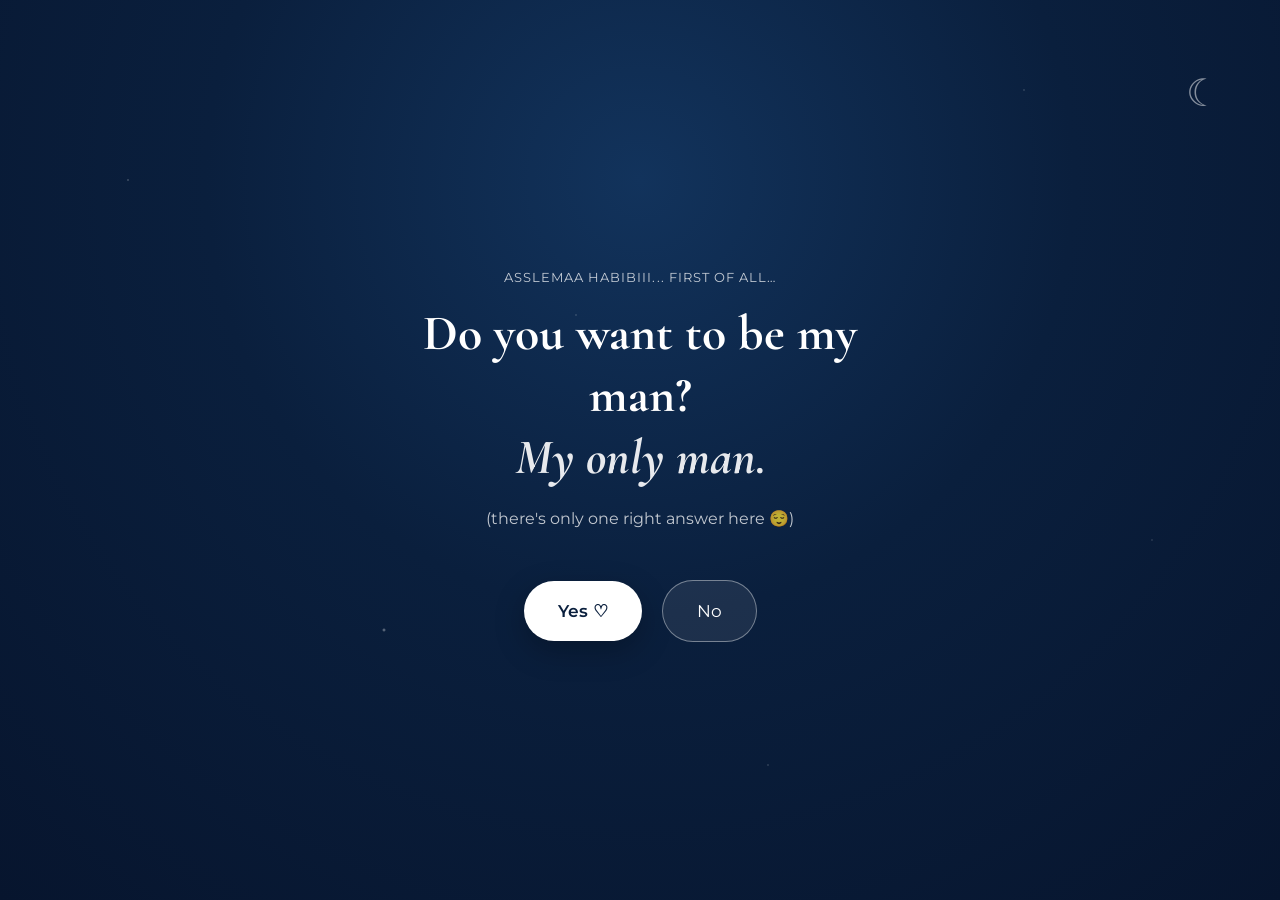
<file: index.html>
<!doctype html>
<html lang="en">
<head>
<meta charset="utf-8">
<meta name="viewport" content="width=device-width,initial-scale=1">
<title>First of all… — Chouchou</title>
<link rel="preconnect" href="https://fonts.googleapis.com">
<link rel="preconnect" href="https://fonts.gstatic.com" crossorigin>
<link href="https://fonts.googleapis.com/css2?family=Cormorant+Garamond:wght@400;500;600;700&family=Montserrat:wght@400;500;600&display=swap" rel="stylesheet">
<link rel="stylesheet" href="css/style.css">
<link rel="stylesheet" href="css/animations.css">
<style>
  html, body { height:100%; }
  body.gate-page {
    margin:0;
    min-height:100vh;
    background:radial-gradient(circle at 50% 20%, #12335c 0%, #0a1f3d 45%, #07152e 100%);
    color:#fff;
    display:flex;
    align-items:center;
    justify-content:center;
    overflow-x:hidden;
    position:relative;
  }
  .gate-stars {
    position:fixed; inset:0; pointer-events:none;
    background-image:
      radial-gradient(1px 1px at 10% 20%, rgba(255,255,255,.7), transparent),
      radial-gradient(1px 1px at 80% 10%, rgba(255,255,255,.5), transparent),
      radial-gradient(2px 2px at 30% 70%, rgba(255,255,255,.6), transparent),
      radial-gradient(1px 1px at 60% 85%, rgba(255,255,255,.5), transparent),
      radial-gradient(1px 1px at 90% 60%, rgba(255,255,255,.4), transparent),
      radial-gradient(1px 1px at 45% 35%, rgba(255,255,255,.5), transparent);
    opacity:.8;
  }
  .gate-wrap {
    position:relative;
    z-index:2;
    max-width:560px;
    margin:0 auto;
    padding:40px 24px;
    text-align:center;
  }
  .gate-wrap .eyebrow { opacity:.75; letter-spacing:.08em; text-transform:uppercase; font-size:.8rem; margin-bottom:14px; }
  .gate-wrap h1 {
    font-family:"Cormorant Garamond", serif;
    font-size:clamp(2.1rem, 6vw, 3.1rem);
    line-height:1.25;
    margin:0 0 10px;
  }
  .gate-wrap h1 em { font-style:italic; opacity:.9; }
  .gate-sub { opacity:.75; margin-bottom:44px; font-size:1rem; }
  .gate-buttons {
    display:flex; gap:20px; justify-content:center; align-items:center; flex-wrap:wrap;
    min-height:70px;
  }
  .gate-yes {
    border:0; border-radius:999px; padding:16px 34px; font:inherit; font-size:1.05rem; font-weight:600;
    cursor:pointer; background:#fff; color:#0a1f3d;
    box-shadow:0 10px 30px rgba(0,0,0,.25);
    transition:transform .2s ease;
  }
  .gate-yes:hover { transform:scale(1.06); }
  .gate-no {
    border:1px solid rgba(255,255,255,.4); border-radius:999px; padding:16px 34px; font:inherit; font-size:1.05rem;
    cursor:pointer; background:rgba(255,255,255,.08); color:#fff;
    user-select:none; -webkit-tap-highlight-color:transparent;
    z-index:5;
  }
  #gateToast {
    position:fixed; left:50%; bottom:48px; transform:translate(-50%, 20px);
    background:rgba(255,255,255,.95); color:#0a1f3d; padding:12px 22px; border-radius:999px;
    font-weight:600; font-size:.95rem; box-shadow:0 12px 30px rgba(0,0,0,.3);
    opacity:0; pointer-events:none; transition:opacity .25s ease, transform .25s ease;
    z-index:20;
  }
  #gateToast.show { opacity:1; transform:translate(-50%, 0); }
  .gate-moon { position:fixed; top:60px; right:60px; font-size:2.4rem; opacity:.5; z-index:1; }
</style>
</head>
<body class="gate-page">
  <div class="gate-stars"></div>
  <div class="gate-moon">☾</div>

  <div class="gate-wrap">
    <p class="eyebrow">Asslemaa Habibiii... First of all…</p>
    <h1>Do you want to be my man?<br><em>My only man.</em></h1>
    <p class="gate-sub">(there's only one right answer here 😌)</p>

    <div class="gate-buttons">
      <button id="gateYes" class="gate-yes" type="button">Yes ♡</button>
      <button id="gateNo" class="gate-no" type="button">No</button>
    </div>
  </div>

  <div id="gateToast">Heeyy bech njii nkasserlk rassek raaw!!! 👀</div>

  <script>
    (function () {
      const noBtn = document.getElementById('gateNo');
      const yesBtn = document.getElementById('gateYes');
      const toast = document.getElementById('gateToast');
      const noTexts = ["No", "Nope", "Try again?", "Nice try 😏", "Not an option", "Hmm no", "Still no", "Keep trying 😅"];
      let attempts = 0;
      let toastTimer = null;

      function moveNoButton() {
        const rect = noBtn.getBoundingClientRect();
        const margin = 16;
        const maxX = Math.max(margin, window.innerWidth - rect.width - margin);
        const maxY = Math.max(margin, window.innerHeight - rect.height - margin);
        const newX = margin + Math.random() * (maxX - margin);
        const newY = margin + Math.random() * (maxY - margin);

        noBtn.style.position = 'fixed';
        noBtn.style.left = newX + 'px';
        noBtn.style.top = newY + 'px';
        noBtn.style.margin = '0';
        noBtn.style.transition = 'left .22s ease, top .22s ease, transform .2s ease';
      }

      function dodge(e) {
        e.preventDefault();
        attempts++;
        moveNoButton();
        noBtn.textContent = noTexts[Math.min(attempts, noTexts.length - 1)];

        if (attempts >= 4) {
          showToast();
        }
      }

      function showToast() {
        toast.classList.add('show');
        clearTimeout(toastTimer);
        toastTimer = setTimeout(() => toast.classList.remove('show'), 1600);
      }

      // Desktop: flee before the click even lands
      noBtn.addEventListener('pointerenter', dodge);
      // Mobile / fallback: flee on the initial touch/press
      noBtn.addEventListener('pointerdown', dodge);
      // Safety net: never actually let it register as a click
      noBtn.addEventListener('click', (e) => e.preventDefault());

      yesBtn.addEventListener('click', function () {
        window.location.href = 'index.html';
      });
    })();
  </script>

  <script src="js/main.js"></script>
</body>
</html>
</file>
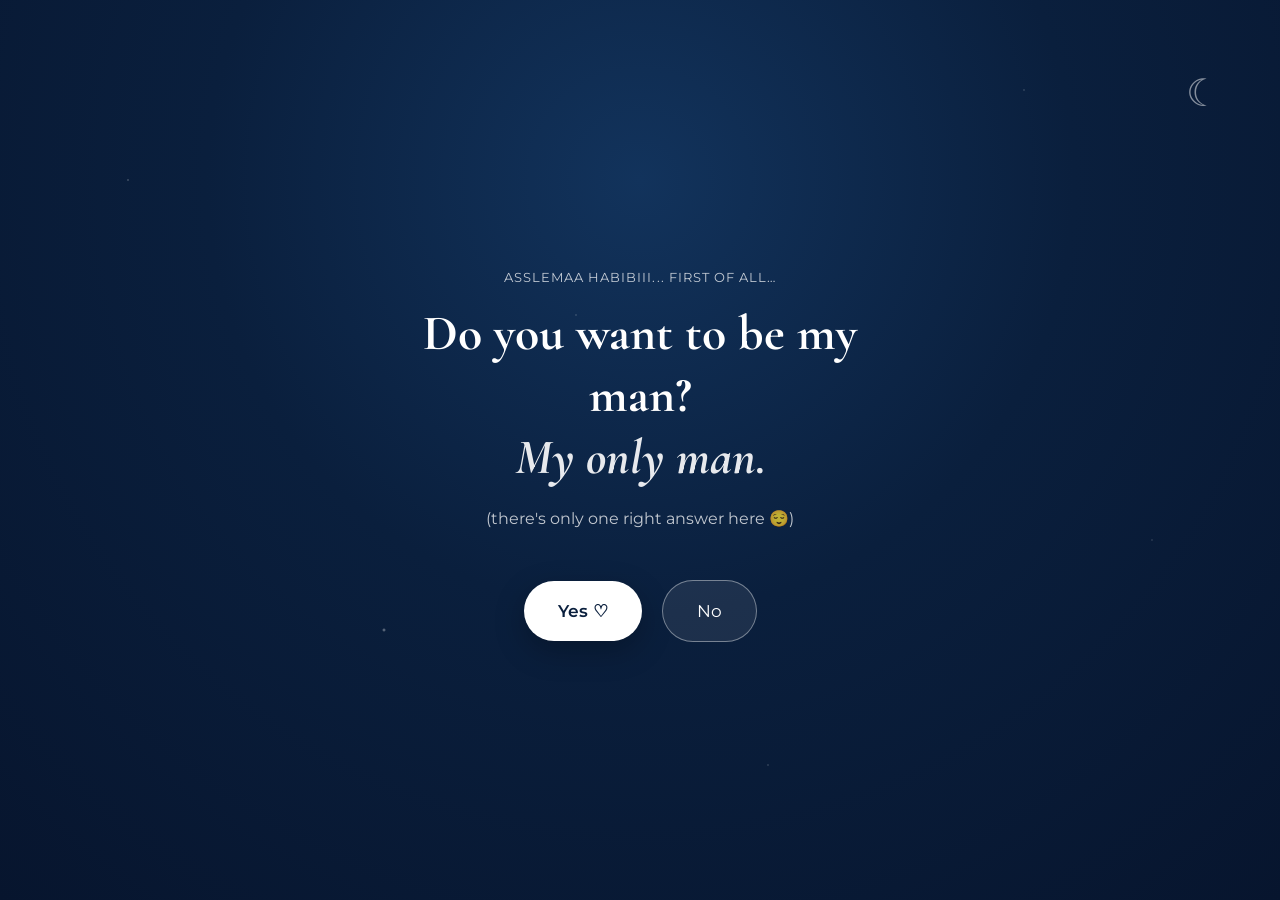
<file: ask.html>
<!doctype html>
<html lang="en">
<head>
<meta charset="utf-8">
<meta name="viewport" content="width=device-width,initial-scale=1">
<title>First of all… — Chouchou</title>
<link rel="preconnect" href="https://fonts.googleapis.com">
<link rel="preconnect" href="https://fonts.gstatic.com" crossorigin>
<link href="https://fonts.googleapis.com/css2?family=Cormorant+Garamond:wght@400;500;600;700&family=Montserrat:wght@400;500;600&display=swap" rel="stylesheet">
<link rel="stylesheet" href="css/style.css">
<link rel="stylesheet" href="css/animations.css">
<style>
  html, body { height:100%; }
  body.gate-page {
    margin:0;
    min-height:100vh;
    background:radial-gradient(circle at 50% 20%, #12335c 0%, #0a1f3d 45%, #07152e 100%);
    color:#fff;
    display:flex;
    align-items:center;
    justify-content:center;
    overflow-x:hidden;
    position:relative;
  }
  .gate-stars {
    position:fixed; inset:0; pointer-events:none;
    background-image:
      radial-gradient(1px 1px at 10% 20%, rgba(255,255,255,.7), transparent),
      radial-gradient(1px 1px at 80% 10%, rgba(255,255,255,.5), transparent),
      radial-gradient(2px 2px at 30% 70%, rgba(255,255,255,.6), transparent),
      radial-gradient(1px 1px at 60% 85%, rgba(255,255,255,.5), transparent),
      radial-gradient(1px 1px at 90% 60%, rgba(255,255,255,.4), transparent),
      radial-gradient(1px 1px at 45% 35%, rgba(255,255,255,.5), transparent);
    opacity:.8;
  }
  .gate-wrap {
    position:relative;
    z-index:2;
    max-width:560px;
    margin:0 auto;
    padding:40px 24px;
    text-align:center;
  }
  .gate-wrap .eyebrow { opacity:.75; letter-spacing:.08em; text-transform:uppercase; font-size:.8rem; margin-bottom:14px; }
  .gate-wrap h1 {
    font-family:"Cormorant Garamond", serif;
    font-size:clamp(2.1rem, 6vw, 3.1rem);
    line-height:1.25;
    margin:0 0 10px;
  }
  .gate-wrap h1 em { font-style:italic; opacity:.9; }
  .gate-sub { opacity:.75; margin-bottom:44px; font-size:1rem; }
  .gate-buttons {
    display:flex; gap:20px; justify-content:center; align-items:center; flex-wrap:wrap;
    min-height:70px;
  }
  .gate-yes {
    border:0; border-radius:999px; padding:16px 34px; font:inherit; font-size:1.05rem; font-weight:600;
    cursor:pointer; background:#fff; color:#0a1f3d;
    box-shadow:0 10px 30px rgba(0,0,0,.25);
    transition:transform .2s ease;
  }
  .gate-yes:hover { transform:scale(1.06); }
  .gate-no {
    border:1px solid rgba(255,255,255,.4); border-radius:999px; padding:16px 34px; font:inherit; font-size:1.05rem;
    cursor:pointer; background:rgba(255,255,255,.08); color:#fff;
    user-select:none; -webkit-tap-highlight-color:transparent;
    z-index:5;
  }
  #gateToast {
    position:fixed; left:50%; bottom:48px; transform:translate(-50%, 20px);
    background:rgba(255,255,255,.95); color:#0a1f3d; padding:12px 22px; border-radius:999px;
    font-weight:600; font-size:.95rem; box-shadow:0 12px 30px rgba(0,0,0,.3);
    opacity:0; pointer-events:none; transition:opacity .25s ease, transform .25s ease;
    z-index:20;
  }
  #gateToast.show { opacity:1; transform:translate(-50%, 0); }
  .gate-moon { position:fixed; top:60px; right:60px; font-size:2.4rem; opacity:.5; z-index:1; }
</style>
</head>
<body class="gate-page">
  <div class="gate-stars"></div>
  <div class="gate-moon">☾</div>

  <div class="gate-wrap">
    <p class="eyebrow">Asslemaa Habibiii... First of all…</p>
    <h1>Do you want to be my man?<br><em>My only man.</em></h1>
    <p class="gate-sub">(there's only one right answer here 😌)</p>

    <div class="gate-buttons">
      <button id="gateYes" class="gate-yes" type="button">Yes ♡</button>
      <button id="gateNo" class="gate-no" type="button">No</button>
    </div>
  </div>

  <div id="gateToast">Heeyy bech njii nkasserlk rassek raaw!!! 👀</div>

  <script>
    (function () {
      const noBtn = document.getElementById('gateNo');
      const yesBtn = document.getElementById('gateYes');
      const toast = document.getElementById('gateToast');
      const noTexts = ["No", "Nope", "Try again?", "Nice try 😏", "Not an option", "Hmm no", "Still no", "Keep trying 😅"];
      let attempts = 0;
      let toastTimer = null;

      function moveNoButton() {
        const rect = noBtn.getBoundingClientRect();
        const margin = 16;
        const maxX = Math.max(margin, window.innerWidth - rect.width - margin);
        const maxY = Math.max(margin, window.innerHeight - rect.height - margin);
        const newX = margin + Math.random() * (maxX - margin);
        const newY = margin + Math.random() * (maxY - margin);

        noBtn.style.position = 'fixed';
        noBtn.style.left = newX + 'px';
        noBtn.style.top = newY + 'px';
        noBtn.style.margin = '0';
        noBtn.style.transition = 'left .22s ease, top .22s ease, transform .2s ease';
      }

      function dodge(e) {
        e.preventDefault();
        attempts++;
        moveNoButton();
        noBtn.textContent = noTexts[Math.min(attempts, noTexts.length - 1)];

        if (attempts >= 4) {
          showToast();
        }
      }

      function showToast() {
        toast.classList.add('show');
        clearTimeout(toastTimer);
        toastTimer = setTimeout(() => toast.classList.remove('show'), 1600);
      }

      // Desktop: flee before the click even lands
      noBtn.addEventListener('pointerenter', dodge);
      // Mobile / fallback: flee on the initial touch/press
      noBtn.addEventListener('pointerdown', dodge);
      // Safety net: never actually let it register as a click
      noBtn.addEventListener('click', (e) => e.preventDefault());

      yesBtn.addEventListener('click', function () {
        window.location.href = 'index.html';
      });
    })();
  </script>

  <script src="js/main.js"></script>
</body>
</html>
</file>
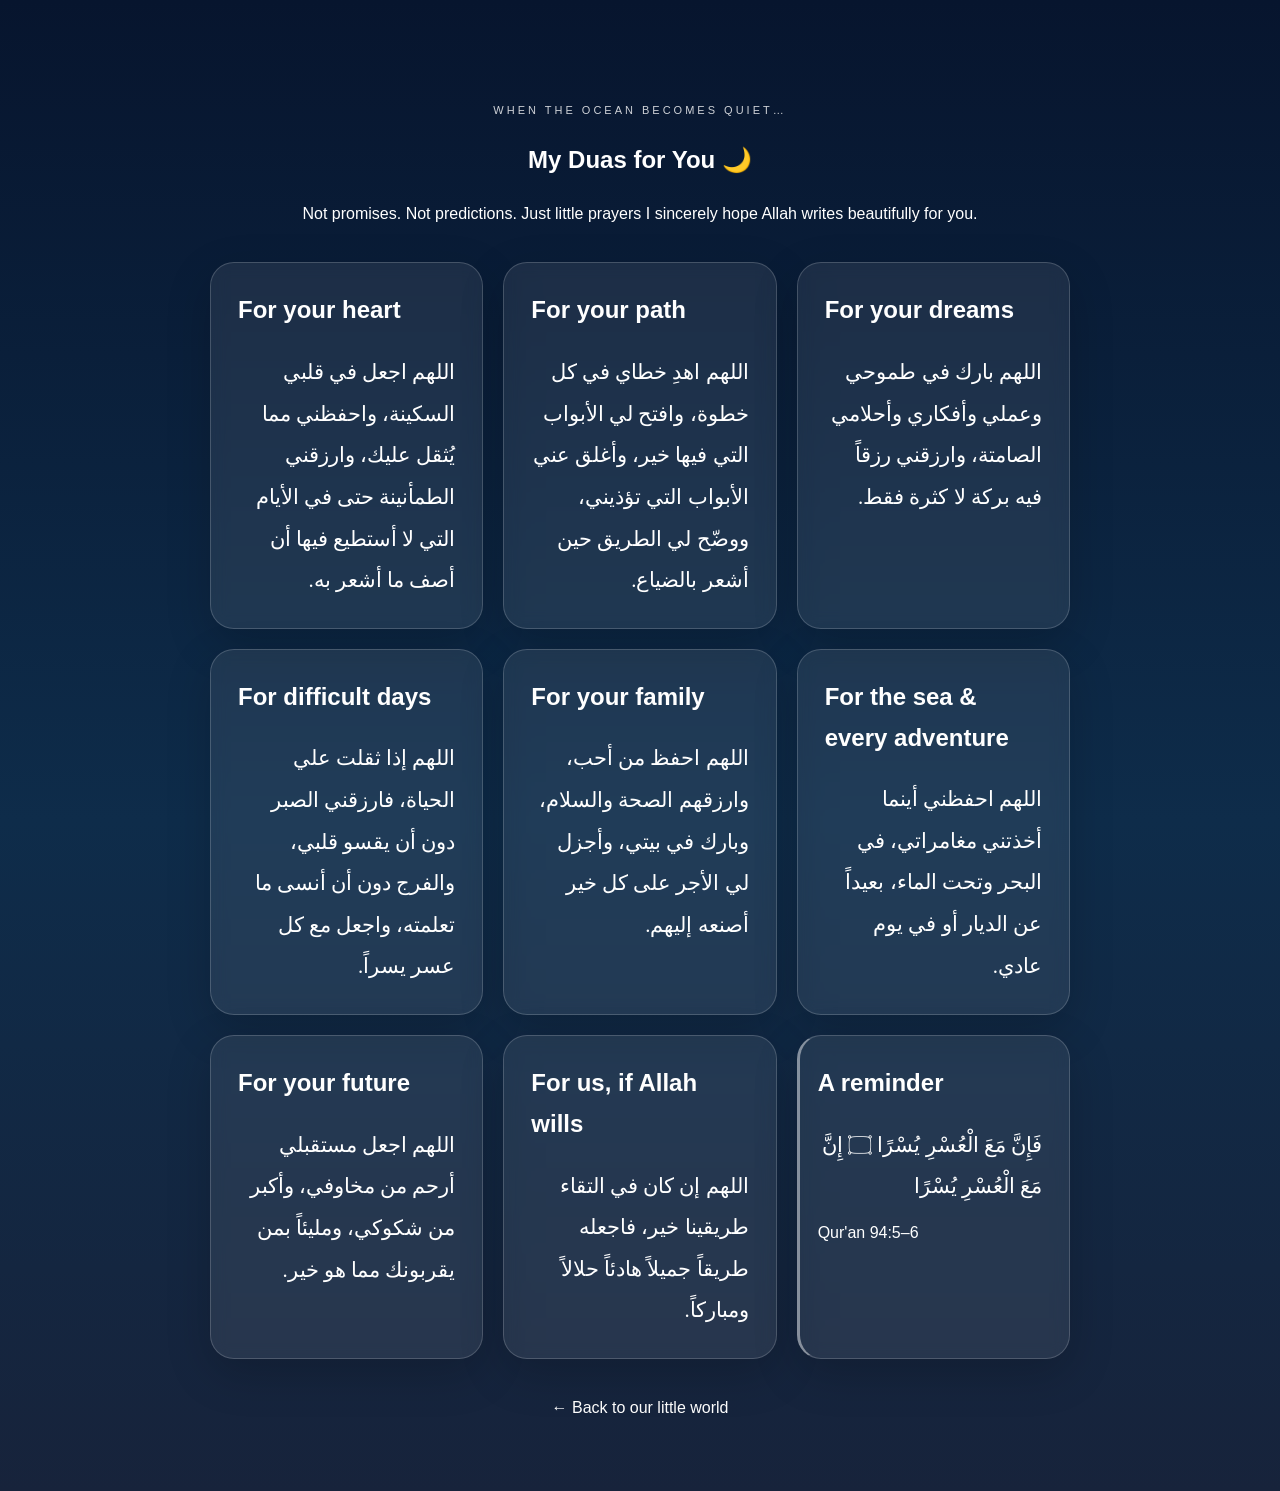
<file: dua.html>
<!DOCTYPE html>
<html lang="en">
<head>
  <meta charset="UTF-8">
  <meta name="viewport" content="width=device-width, initial-scale=1.0">
  <title>A Little Dua For You 🌙</title>
  <link rel="stylesheet" href="css/style.css">
  <link rel="stylesheet" href="css/animations.css">
  <style>
    body { background:linear-gradient(180deg,#07152e 0%,#0e2c4a 55%,#17233b 100%); color:#fff; min-height:100vh; }
    .dua-wrap { max-width:900px; margin:auto; padding:90px 20px 70px; }
    .dua-intro { text-align:center; margin-bottom:35px; }
    .dua-grid { display:grid; grid-template-columns:repeat(auto-fit,minmax(270px,1fr)); gap:20px; }
    .dua-card { padding:27px; border:1px solid rgba(255,255,255,.18); border-radius:24px; background:rgba(255,255,255,.08); box-shadow:0 15px 45px rgba(0,0,0,.18); backdrop-filter:blur(8px); }
    .dua-card h2 { margin-top:0; }
    .dua-arabic { font-size:1.3rem; line-height:2; direction:rtl; text-align:right; margin:15px 0 0; font-family:"Traditional Arabic","Scheherazade New","Amiri",serif; }
    .quran { border-left:3px solid rgba(255,255,255,.45); padding-left:18px; }
    .quran p:not(.dua-arabic) { margin-top:12px; }
    .dua-back { text-align:center; margin-top:35px; }
  </style>
</head>
<body>
  <main class="dua-wrap">
    <section class="dua-intro">
      <p class="eyebrow">When the ocean becomes quiet…</p>
      <h1>My Duas for You 🌙</h1>
      <p>Not promises. Not predictions. Just little prayers I sincerely hope Allah writes beautifully for you.</p>
    </section>

    <section class="dua-grid">
      <article class="dua-card">
        <h2>For your heart</h2>
        <p class="dua-arabic">اللهم اجعل في قلبي السكينة، واحفظني مما يُثقل عليك، وارزقني الطمأنينة حتى في الأيام التي لا أستطيع فيها أن أصف ما أشعر به.</p>
      </article>

      <article class="dua-card">
        <h2>For your path</h2>
        <p class="dua-arabic">اللهم اهدِ خطاي في كل خطوة، وافتح لي الأبواب التي فيها خير، وأغلق عني الأبواب التي تؤذيني، ووضّح لي الطريق حين أشعر بالضياع.</p>
      </article>

      <article class="dua-card">
        <h2>For your dreams</h2>
        <p class="dua-arabic">اللهم بارك في طموحي وعملي وأفكاري وأحلامي الصامتة، وارزقني رزقاً فيه بركة لا كثرة فقط.</p>
      </article>

      <article class="dua-card">
        <h2>For difficult days</h2>
        <p class="dua-arabic">اللهم إذا ثقلت علي الحياة، فارزقني الصبر دون أن يقسو قلبي، والفرج دون أن أنسى ما تعلمته، واجعل مع كل عسر يسراً.</p>
      </article>

      <article class="dua-card">
        <h2>For your family</h2>
        <p class="dua-arabic">اللهم احفظ من أحب، وارزقهم الصحة والسلام، وبارك في بيتي، وأجزل لي الأجر على كل خير أصنعه إليهم.</p>
      </article>

      <article class="dua-card">
        <h2>For the sea &amp; every adventure</h2>
        <p class="dua-arabic">اللهم احفظني أينما أخذتني مغامراتي، في البحر وتحت الماء، بعيداً عن الديار أو في يوم عادي.</p>
      </article>

      <article class="dua-card">
        <h2>For your future</h2>
        <p class="dua-arabic">اللهم اجعل مستقبلي أرحم من مخاوفي، وأكبر من شكوكي، ومليئاً بمن يقربونك مما هو خير.</p>
      </article>

      <article class="dua-card">
        <h2>For us, if Allah wills</h2>
        <p class="dua-arabic">اللهم إن كان في التقاء طريقينا خير، فاجعله طريقاً جميلاً هادئاً حلالاً ومباركاً.</p>
      </article>

      <article class="dua-card quran">
        <h2>A reminder</h2>
        <p class="dua-arabic">فَإِنَّ مَعَ الْعُسْرِ يُسْرًا ۝ إِنَّ مَعَ الْعُسْرِ يُسْرًا</p>
        <p>Qur'an 94:5–6</p>
      </article>
    </section>

    <div class="dua-back"><a href="index.html">← Back to our little world</a></div>
  </main>
</body>
</html>
</file>
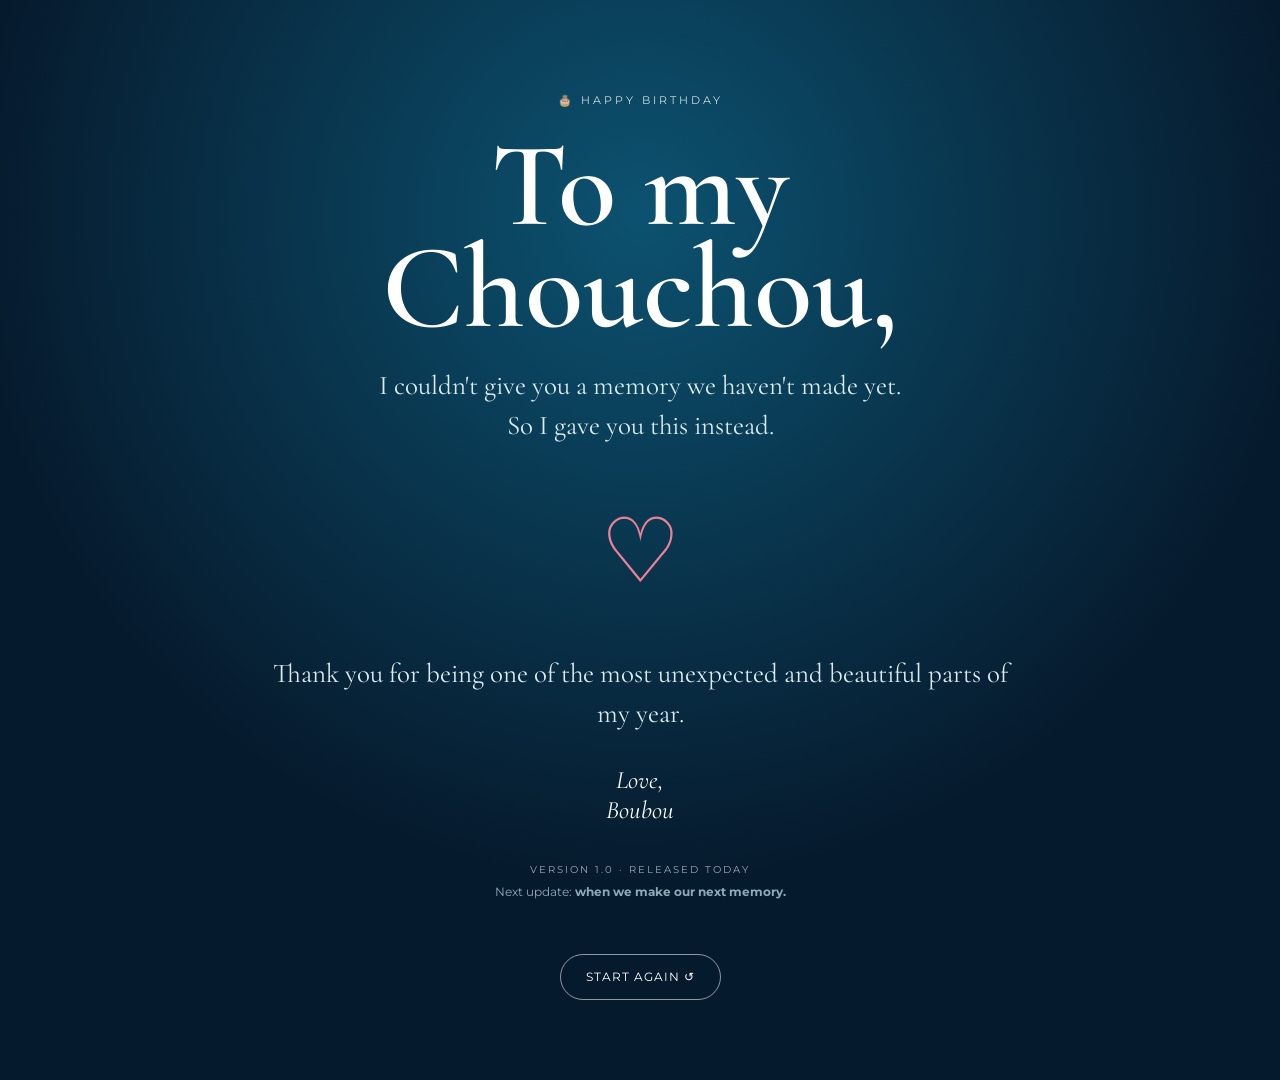
<file: finale.html>
<!doctype html>
<html lang="en"><head><meta charset="utf-8"><meta name="viewport" content="width=device-width,initial-scale=1">
<title>To Be Continued — Chouchou</title><link rel="preconnect" href="https://fonts.googleapis.com"><link rel="preconnect" href="https://fonts.gstatic.com" crossorigin">
<link href="https://fonts.googleapis.com/css2?family=Cormorant+Garamond:wght@400;500;600;700&family=Montserrat:wght@400;500;600&display=swap" rel="stylesheet"><link rel="stylesheet" href="css/style.css"><link rel="stylesheet" href="css/animations.css"></head>
<body class="finale-page"><main class="finale"><div id="confetti"></div><div class="container narrow reveal"><p class="eyebrow">🎂 HAPPY BIRTHDAY</p><h1>To my Chouchou,</h1><p class="final-message">I couldn't give you a memory we haven't made yet.<br>So I gave you this instead.</p><div class="heart">♡</div><p class="final-message">Thank you for being one of the most unexpected and beautiful parts of my year.</p><p class="signature">Love,<br>Boubou</p><div class="version">VERSION 1.0 · RELEASED TODAY<br><span>Next update: <strong>when we make our next memory.</strong></span></div><a class="btn" href="index.html">Start again ↺</a></div></main><script src="js/main.js"></script></body></html>
</file>
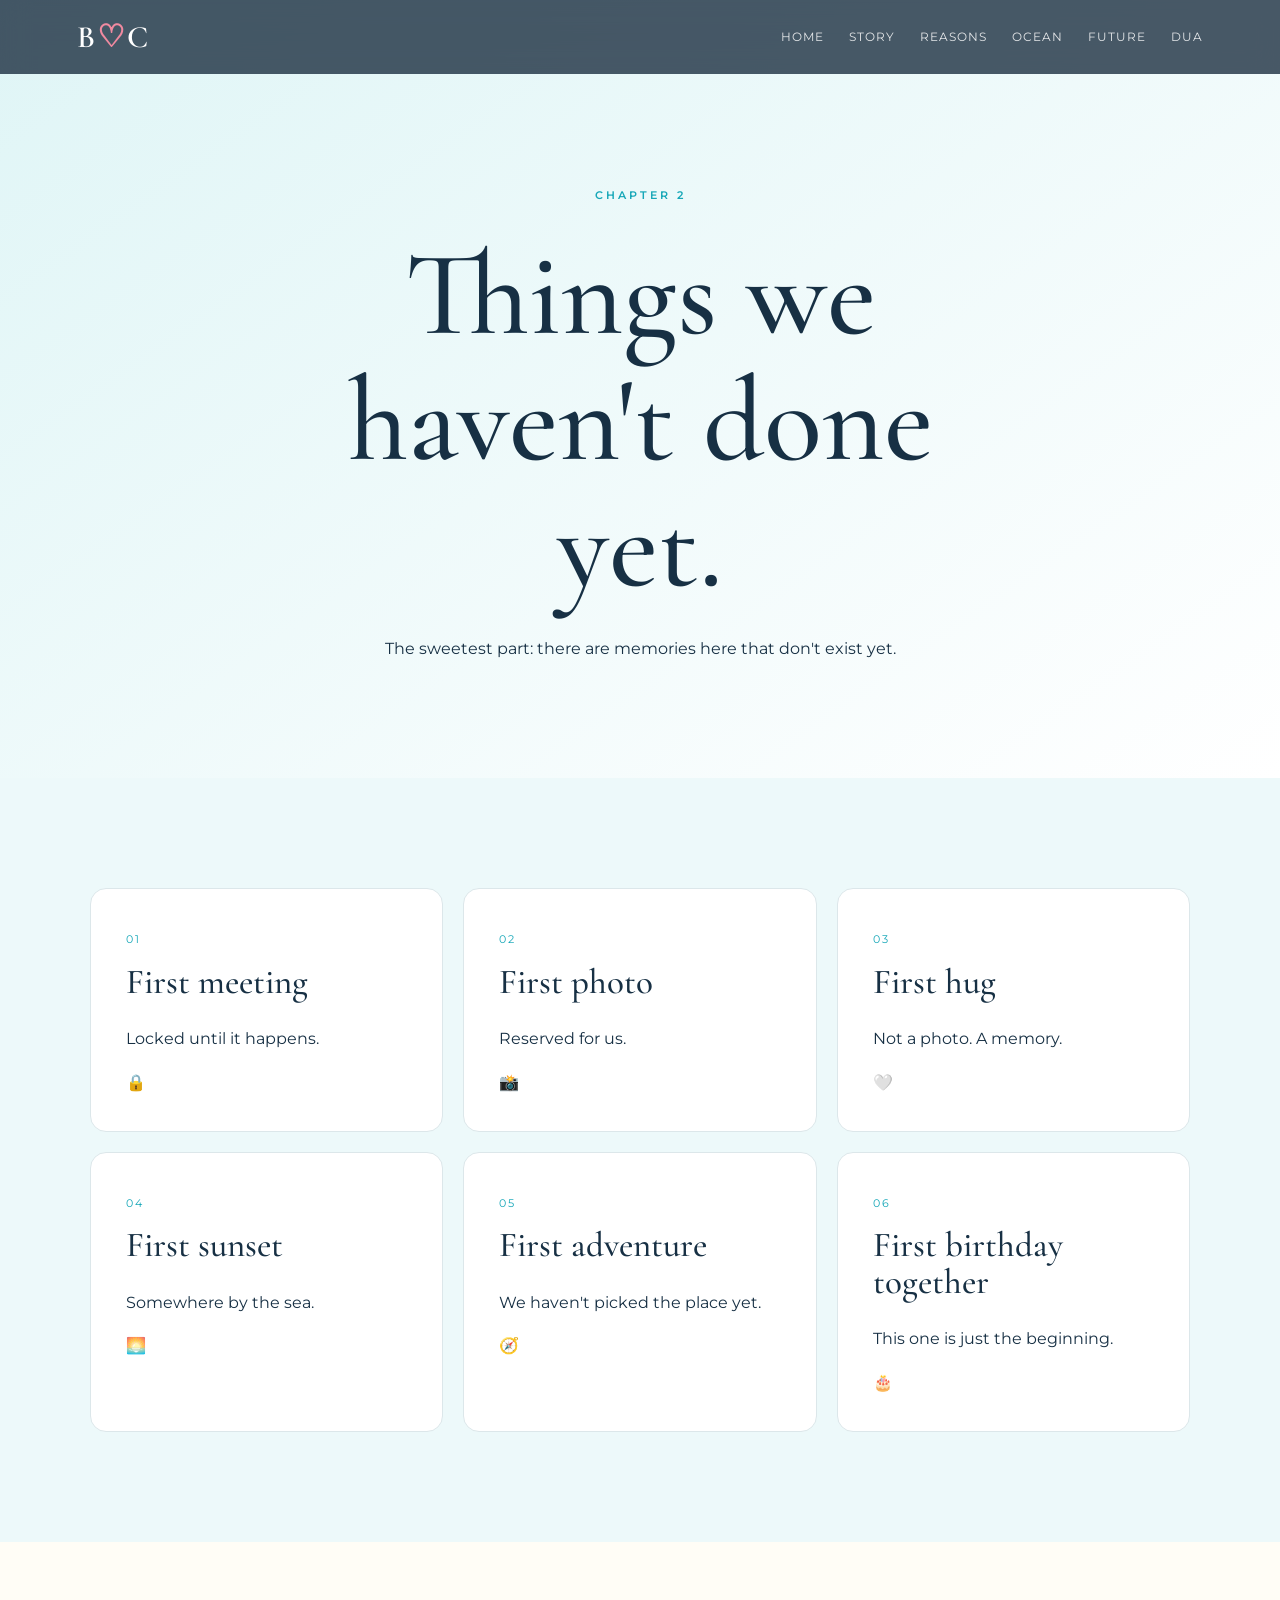
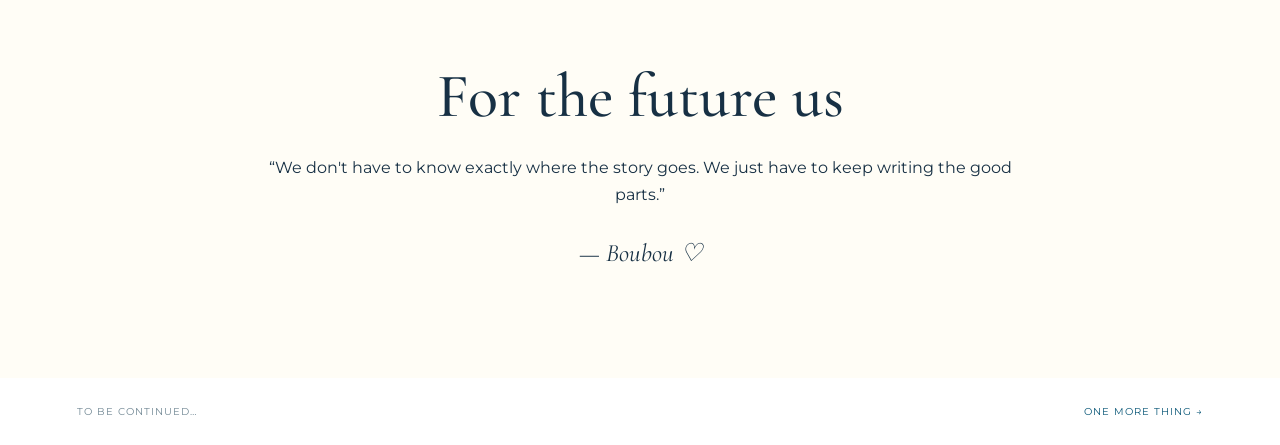
<file: future.html>
<!doctype html>
<html lang="en"><head><meta charset="utf-8"><meta name="viewport" content="width=device-width,initial-scale=1">
<title>Future Memories — Chouchou</title><link rel="preconnect" href="https://fonts.googleapis.com"><link rel="preconnect" href="https://fonts.gstatic.com" crossorigin">
<link href="https://fonts.googleapis.com/css2?family=Cormorant+Garamond:wght@400;500;600;700&family=Montserrat:wght@400;500;600&display=swap" rel="stylesheet"><link rel="stylesheet" href="css/style.css"><link rel="stylesheet" href="css/animations.css"></head>
<body class="page"><header class="nav"><a class="brand" href="home.html">B<span>♡</span>C</a><button class="nav-toggle">☰</button><nav><a href="home.html">Home</a><a href="story.html">Story</a><a href="reasons.html">Reasons</a><a href="ocean.html">Ocean</a><a href="future.html">Future</a><a href="dua.html">Dua</a></nav></header>
<main><section class="page-hero sunset"><div class="container narrow reveal"><span class="section-number">CHAPTER 2</span><h1>Things we haven't done yet.</h1><p>The sweetest part: there are memories here that don't exist yet.</p></div></section>
<section class="section"><div class="container future-grid">
  <div class="future-card reveal"><span>01</span><h2>First meeting</h2><p>Locked until it happens.</p>🔒</div>
  <div class="future-card reveal"><span>02</span><h2>First photo</h2><p>Reserved for us.</p>📸</div>
  <div class="future-card reveal"><span>03</span><h2>First hug</h2><p>Not a photo. A memory.</p>🤍</div>
  <div class="future-card reveal"><span>04</span><h2>First sunset</h2><p>Somewhere by the sea.</p>🌅</div>
  <div class="future-card reveal"><span>05</span><h2>First adventure</h2><p>We haven't picked the place yet.</p>🧭</div>
  <div class="future-card reveal"><span>06</span><h2>First birthday together</h2><p>This one is just the beginning.</p>🎂</div>
</div></section>
<section class="section notebook"><div class="container narrow reveal"><h2>For the future us</h2><p>“We don't have to know exactly where the story goes. We just have to keep writing the good parts.”</p><div class="signature">— Boubou ♡</div></div></section>
</main><footer><span>To be continued…</span><a href="dua.html">One more thing →</a></footer><script src="js/main.js"></script></body></html>
</file>
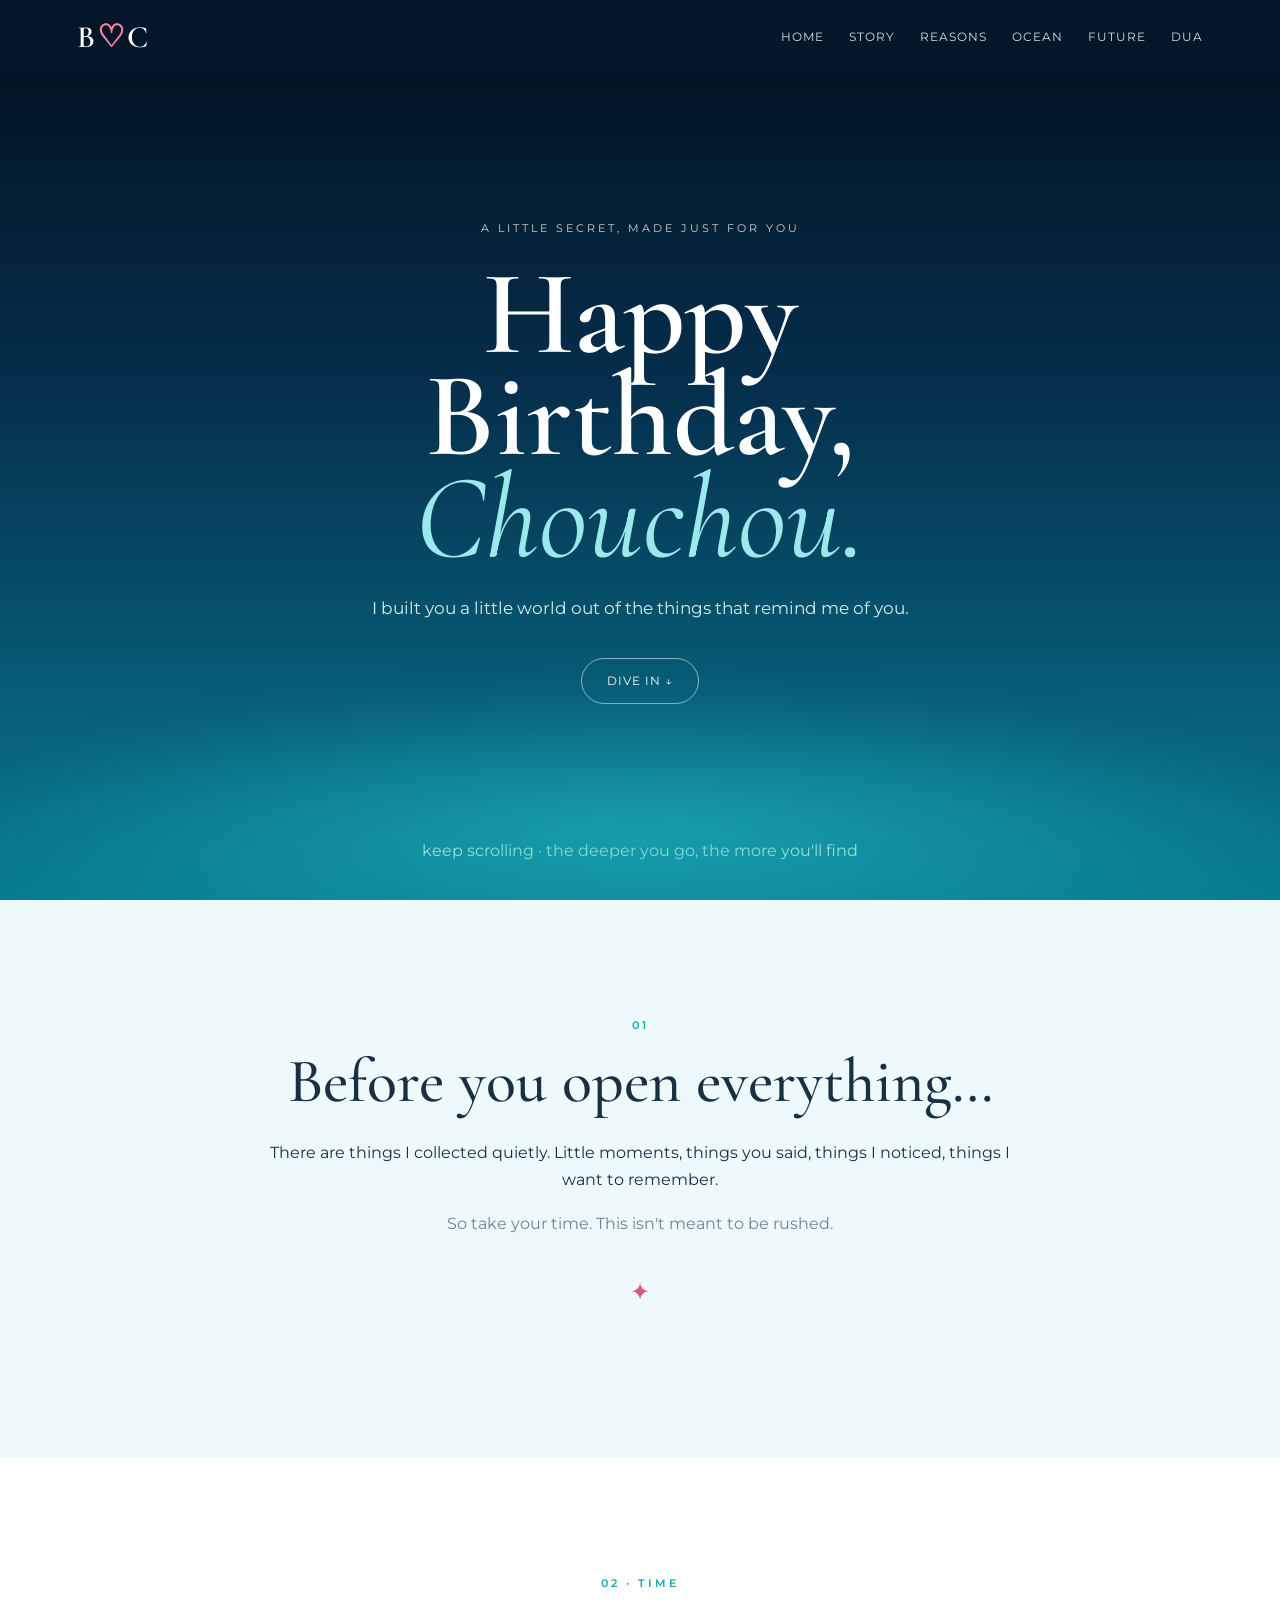
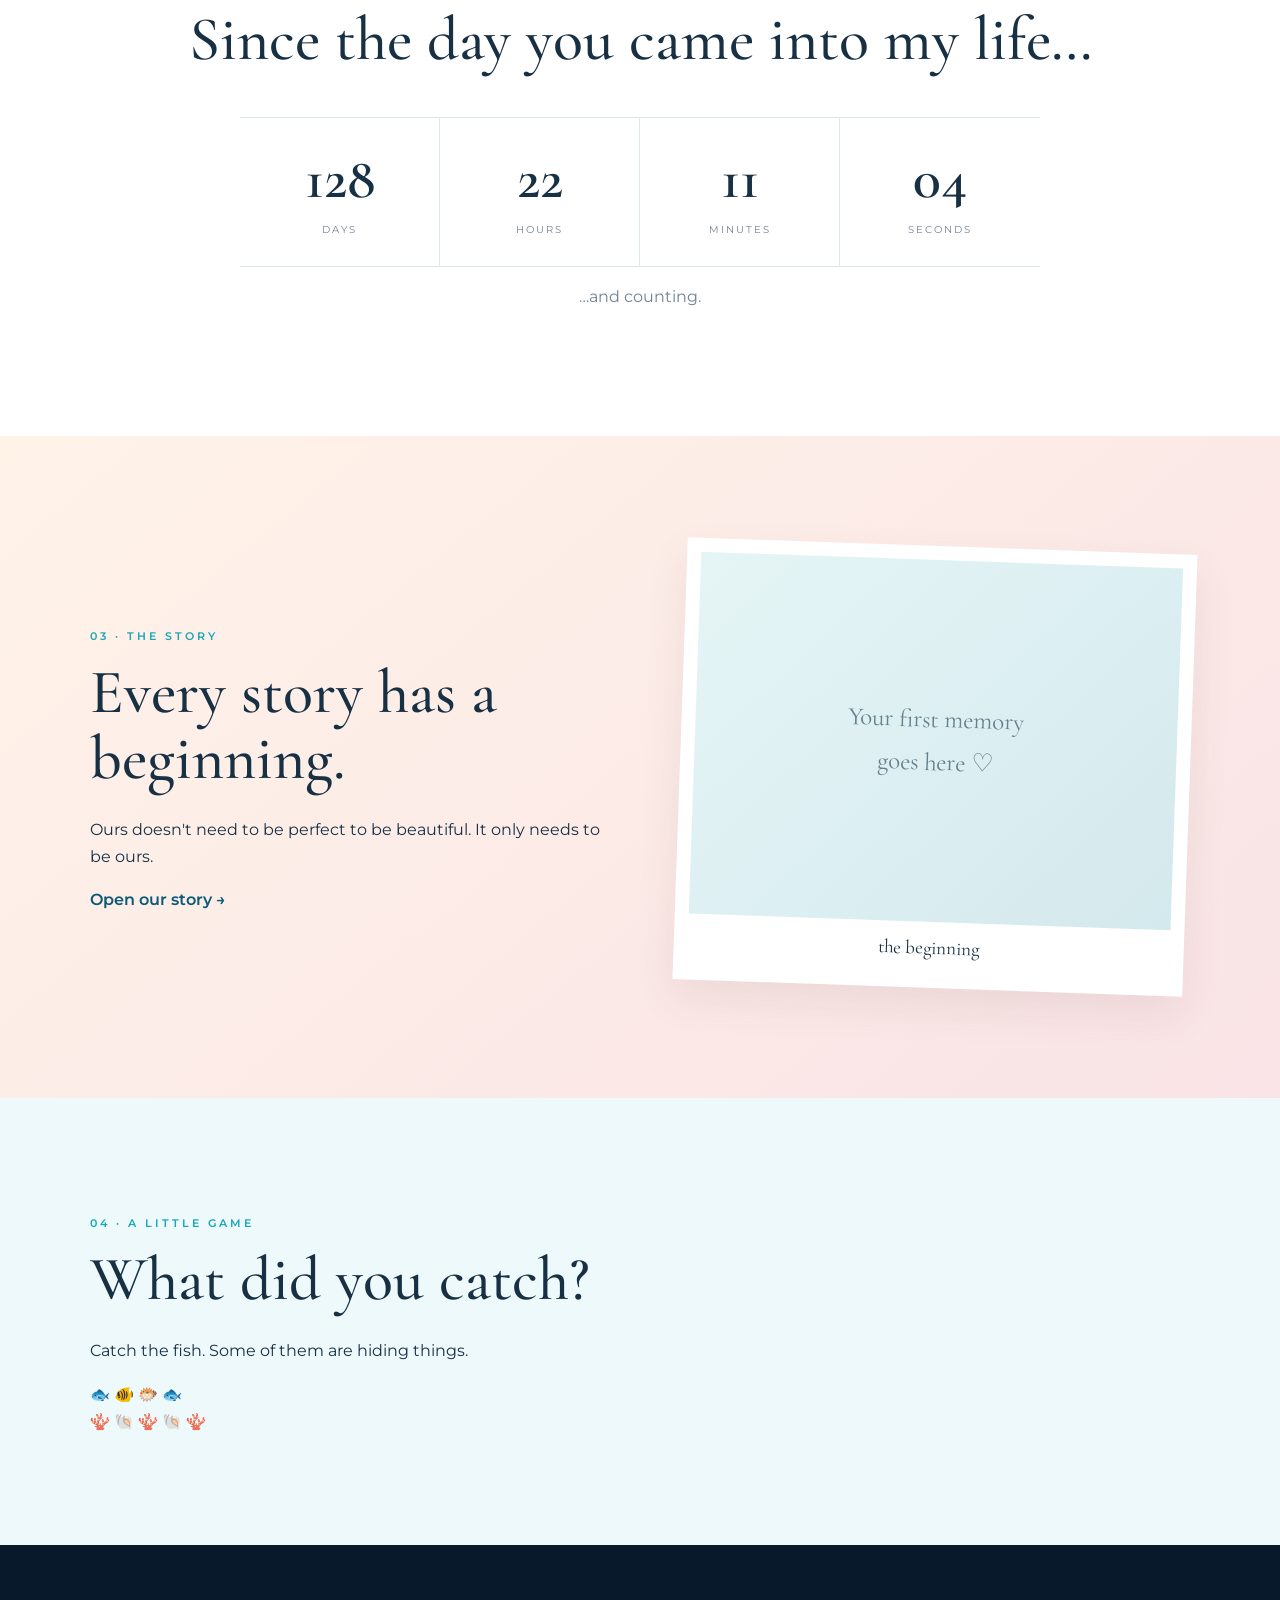
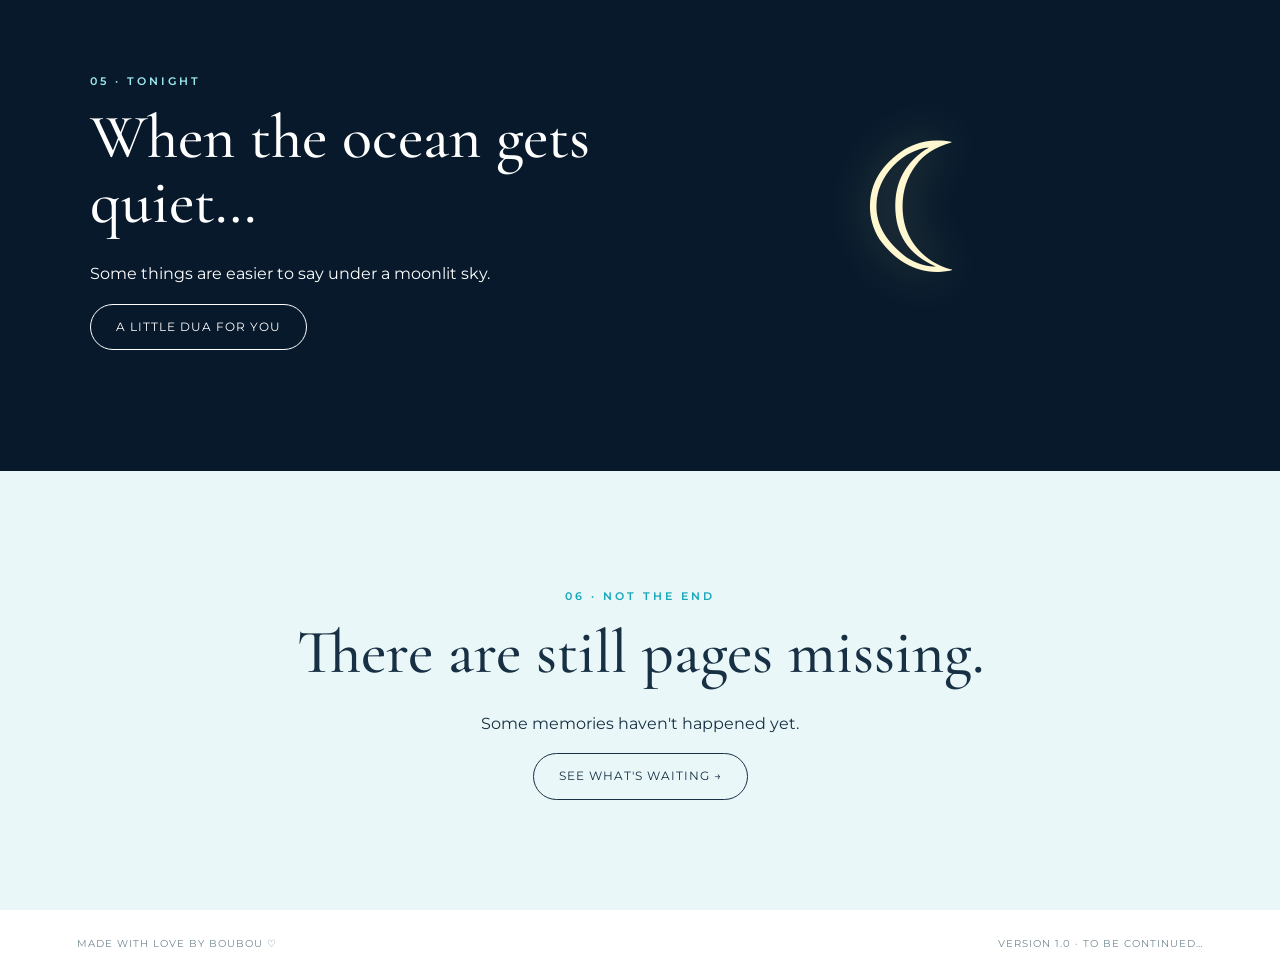
<file: home.html>
<!doctype html>
<html lang="en">
<head>
<meta charset="utf-8">
<meta name="viewport" content="width=device-width,initial-scale=1">
<title>For Chouchou — A Little Ocean</title>
<link rel="preconnect" href="https://fonts.googleapis.com">
<link rel="preconnect" href="https://fonts.gstatic.com" crossorigin>
<link href="https://fonts.googleapis.com/css2?family=Cormorant+Garamond:wght@400;500;600;700&family=Montserrat:wght@400;500;600&display=swap" rel="stylesheet">
<link rel="stylesheet" href="css/style.css">
<link rel="stylesheet" href="css/ocean.css">
<link rel="stylesheet" href="css/animations.css">
</head>
<body>
<div id="bubbles"></div>
<header class="nav">
  <a class="brand" href="index.html">B<span>♡</span>C</a>
  <button class="nav-toggle" aria-label="Menu">☰</button>
  <nav>
    <a href="#home">Home</a><a href="story.html">Story</a><a href="reasons.html">Reasons</a>
    <a href="ocean.html">Ocean</a><a href="future.html">Future</a><a href="dua.html">Dua</a>
  </nav>
</header>

<main id="home">
<section class="hero ocean-depth">
  <div class="stars"></div>
  <div class="hero-content reveal">
    <p class="eyebrow">A little secret, made just for you</p>
    <h1>Happy Birthday,<br><em>Chouchou.</em></h1>
    <p class="lead">I built you a little world out of the things that remind me of you.</p>
    <a class="btn" href="#begin">Dive in ↓</a>
  </div>
  <div class="scroll-note">keep scrolling · the deeper you go, the more you'll find</div>
</section>

<section id="begin" class="section intro">
  <div class="container narrow reveal">
    <span class="section-number">01</span>
    <h2>Before you open everything…</h2>
    <p>There are things I collected quietly. Little moments, things you said, things I noticed, things I want to remember.</p>
    <p class="soft">So take your time. This isn't meant to be rushed.</p>
    <div class="divider">✦</div>
  </div>
</section>

<section class="section counter-section">
  <div class="container reveal">
    <span class="section-number">02 · TIME</span>
    <h2>Since the day you came into my life…</h2>
    <div id="sinceCounter" class="counter-grid">
      <div><strong id="days">0</strong><span>days</span></div>
      <div><strong id="hours">0</strong><span>hours</span></div>
      <div><strong id="minutes">0</strong><span>minutes</span></div>
      <div><strong id="seconds">0</strong><span>seconds</span></div>
    </div>
    <p class="soft">…and counting.</p>
  </div>
</section>

<section class="section sunset">
  <div class="container two-col reveal">
    <div>
      <span class="section-number">03 · THE STORY</span>
      <h2>Every story has a beginning.</h2>
      <p>Ours doesn't need to be perfect to be beautiful. It only needs to be ours.</p>
      <a class="text-link" href="story.html">Open our story →</a>
    </div>
    <div class="polaroid"><div class="photo-placeholder">Your first memory<br>goes here ♡</div><small>the beginning</small></div>
  </div>
</section>

<section class="section ocean-window">
  <div class="container reveal">
    <span class="section-number">04 · A LITTLE GAME</span>
    <h2>What did you catch?</h2>
    <p>Catch the fish. Some of them are hiding things.</p>
    <div class="mini-ocean">
      <a class="fish f1" href="reasons.html?reason=1" aria-label="Fish">🐟</a>
      <a class="fish f2" href="reasons.html?reason=7" aria-label="Fish">🐠</a>
      <a class="fish f3" href="reasons.html?reason=13" aria-label="Fish">🐡</a>
      <a class="fish f4" href="reasons.html?reason=22" aria-label="Fish">🐟</a>
      <div class="sea-floor">🪸 🐚 🪸 🐚 🪸</div>
    </div>
  </div>
</section>

<section class="section night">
  <div class="container two-col reveal">
    <div>
      <span class="section-number">05 · TONIGHT</span>
      <h2>When the ocean gets quiet…</h2>
      <p>Some things are easier to say under a moonlit sky.</p>
      <a class="btn btn-light" href="dua.html">A little dua for you</a>
    </div>
    <div class="moon">☾</div>
  </div>
</section>

<section class="section finale-teaser">
  <div class="container narrow reveal">
    <span class="section-number">06 · NOT THE END</span>
    <h2>There are still pages missing.</h2>
    <p>Some memories haven't happened yet.</p>
    <a class="btn" href="finale.html">See what's waiting →</a>
  </div>
</section>
</main>

<footer><span>Made with love by Boubou ♡</span><span>Version 1.0 · To be continued…</span></footer>
<script src="js/main.js"></script>
<script src="js/counter.js"></script>
</body>
</html>
</file>
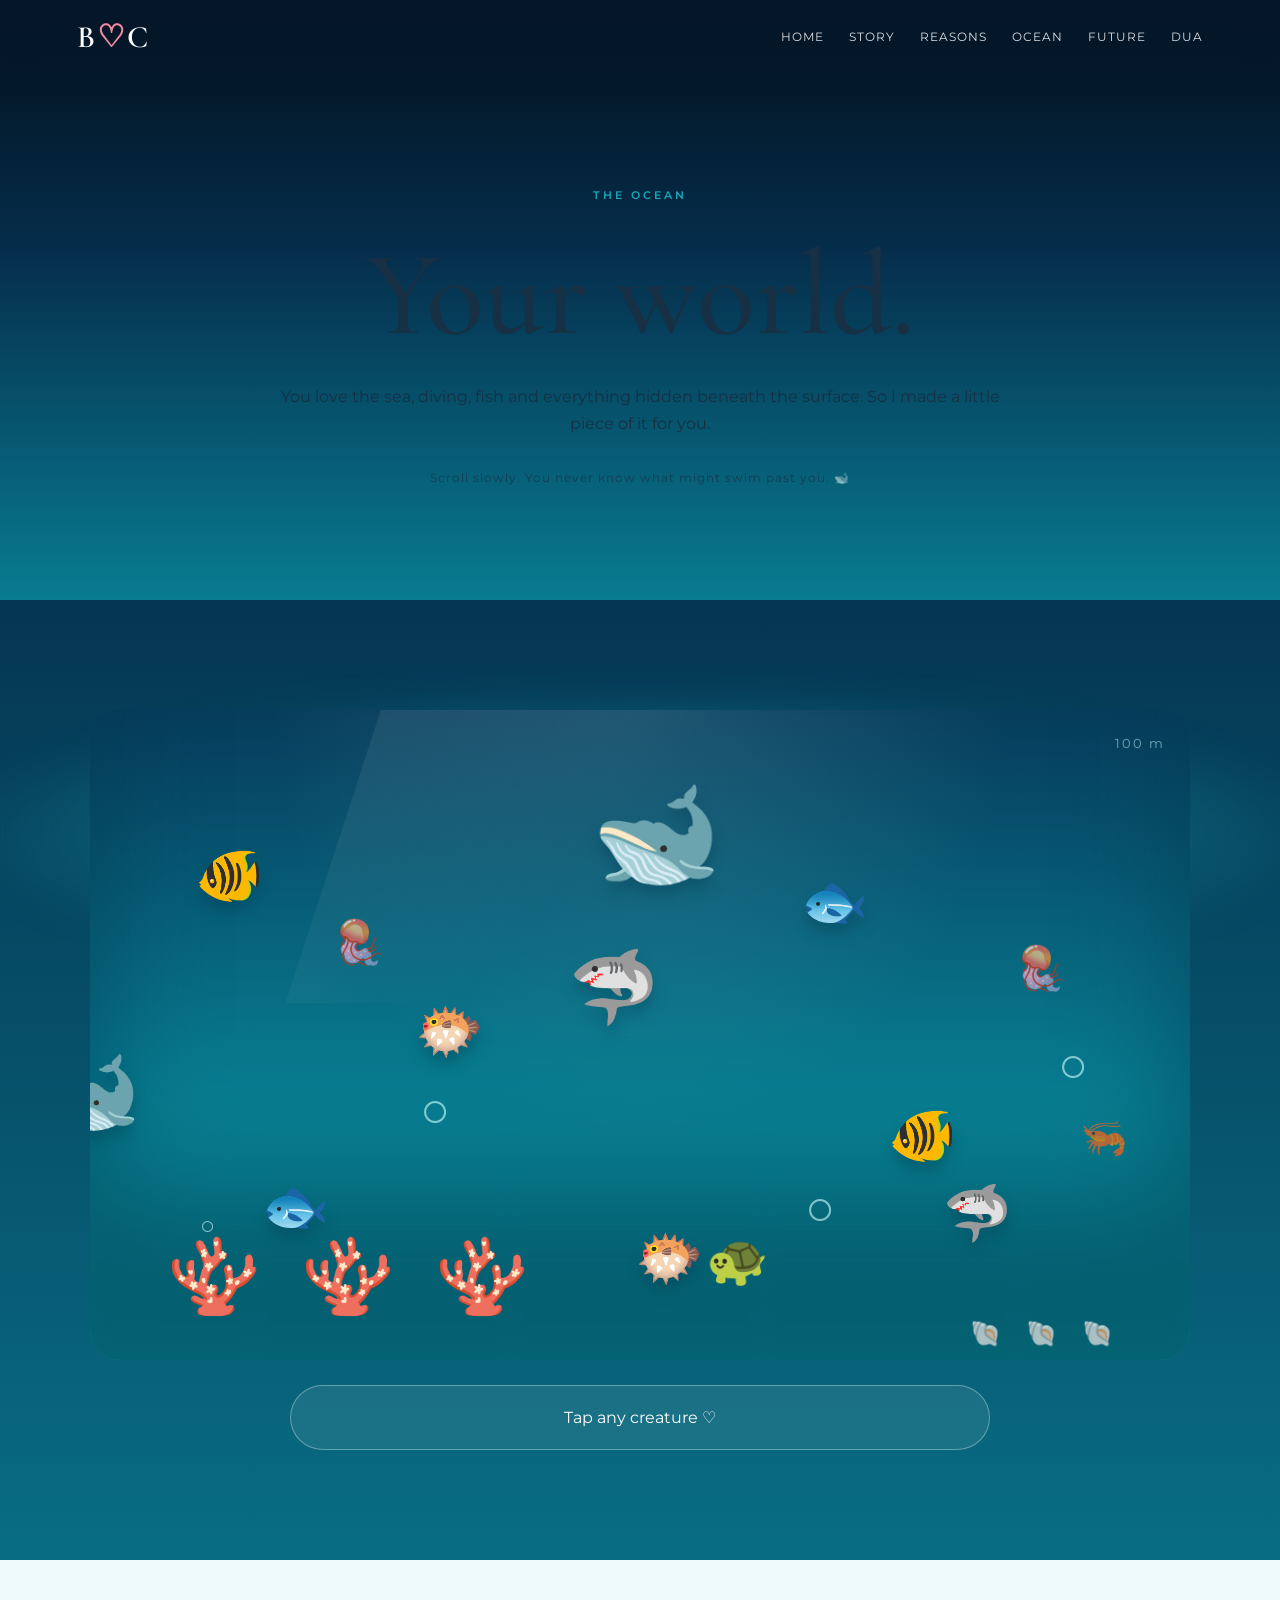
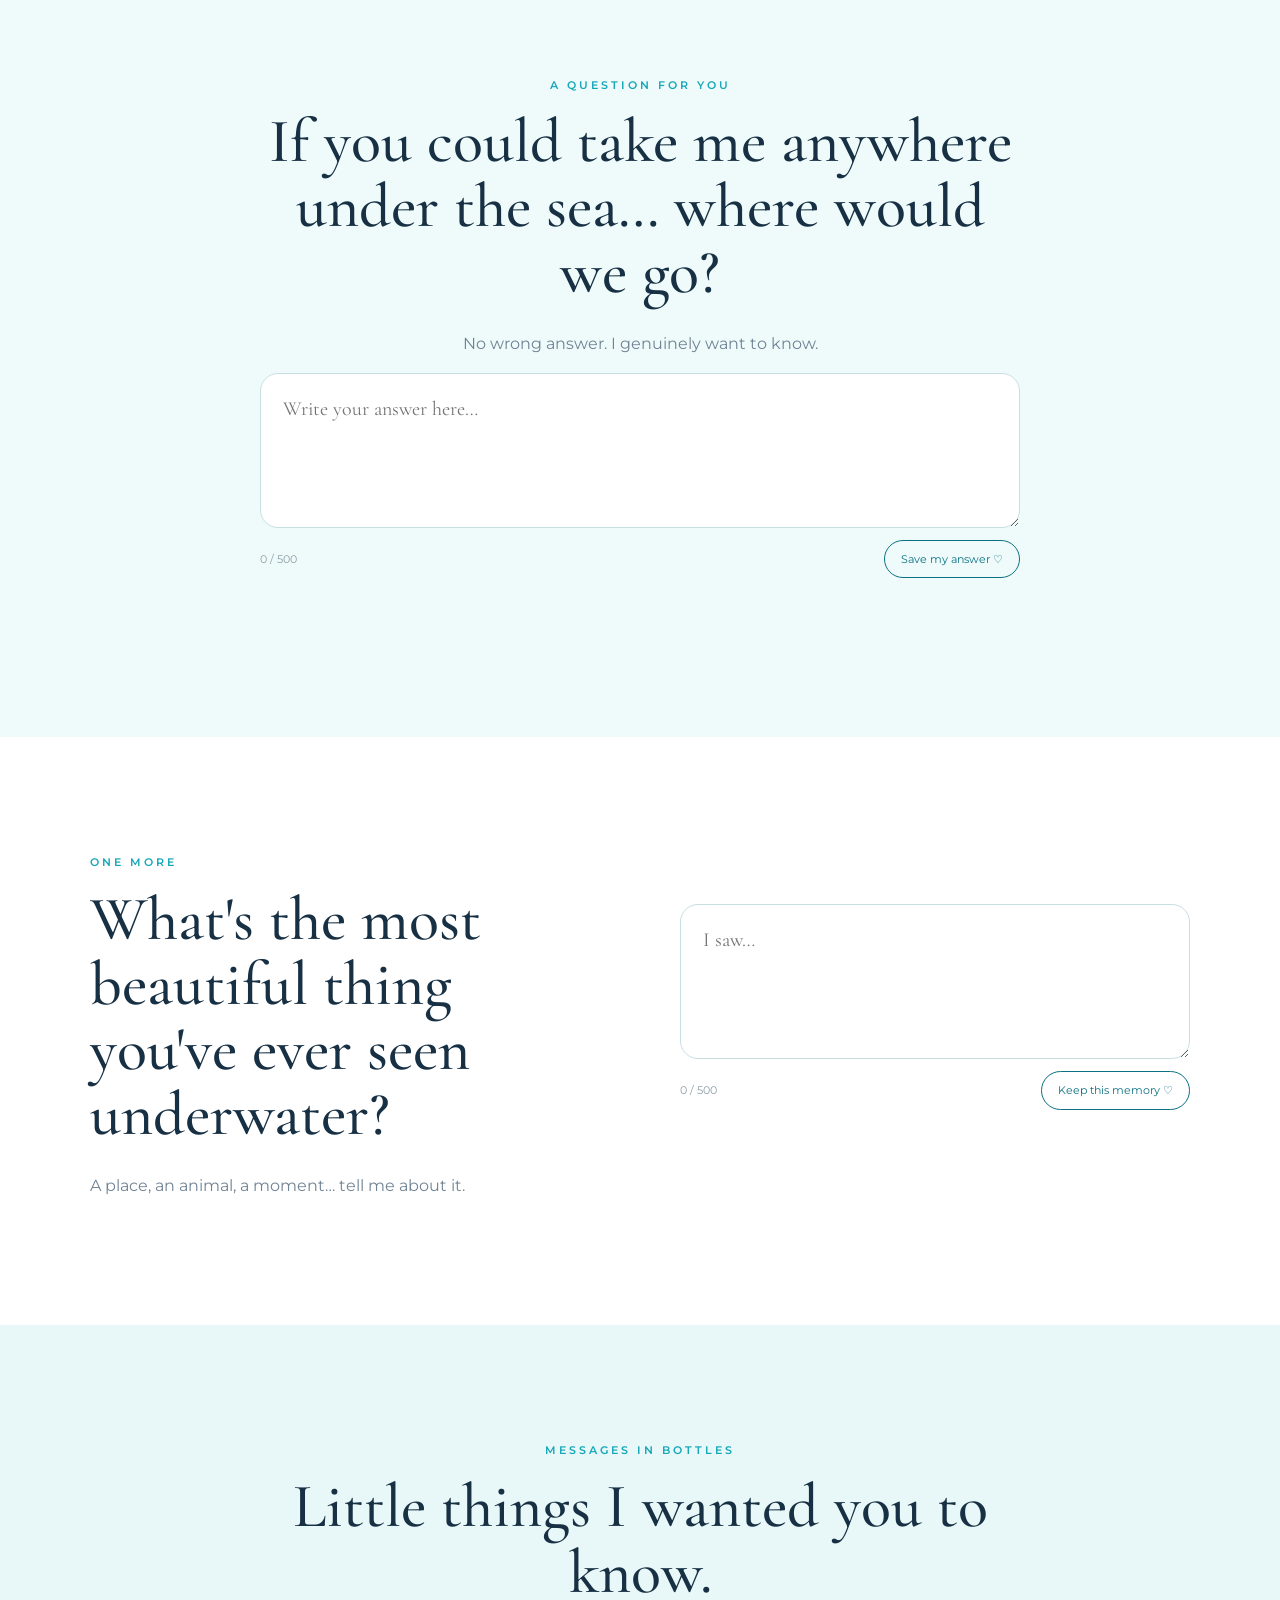
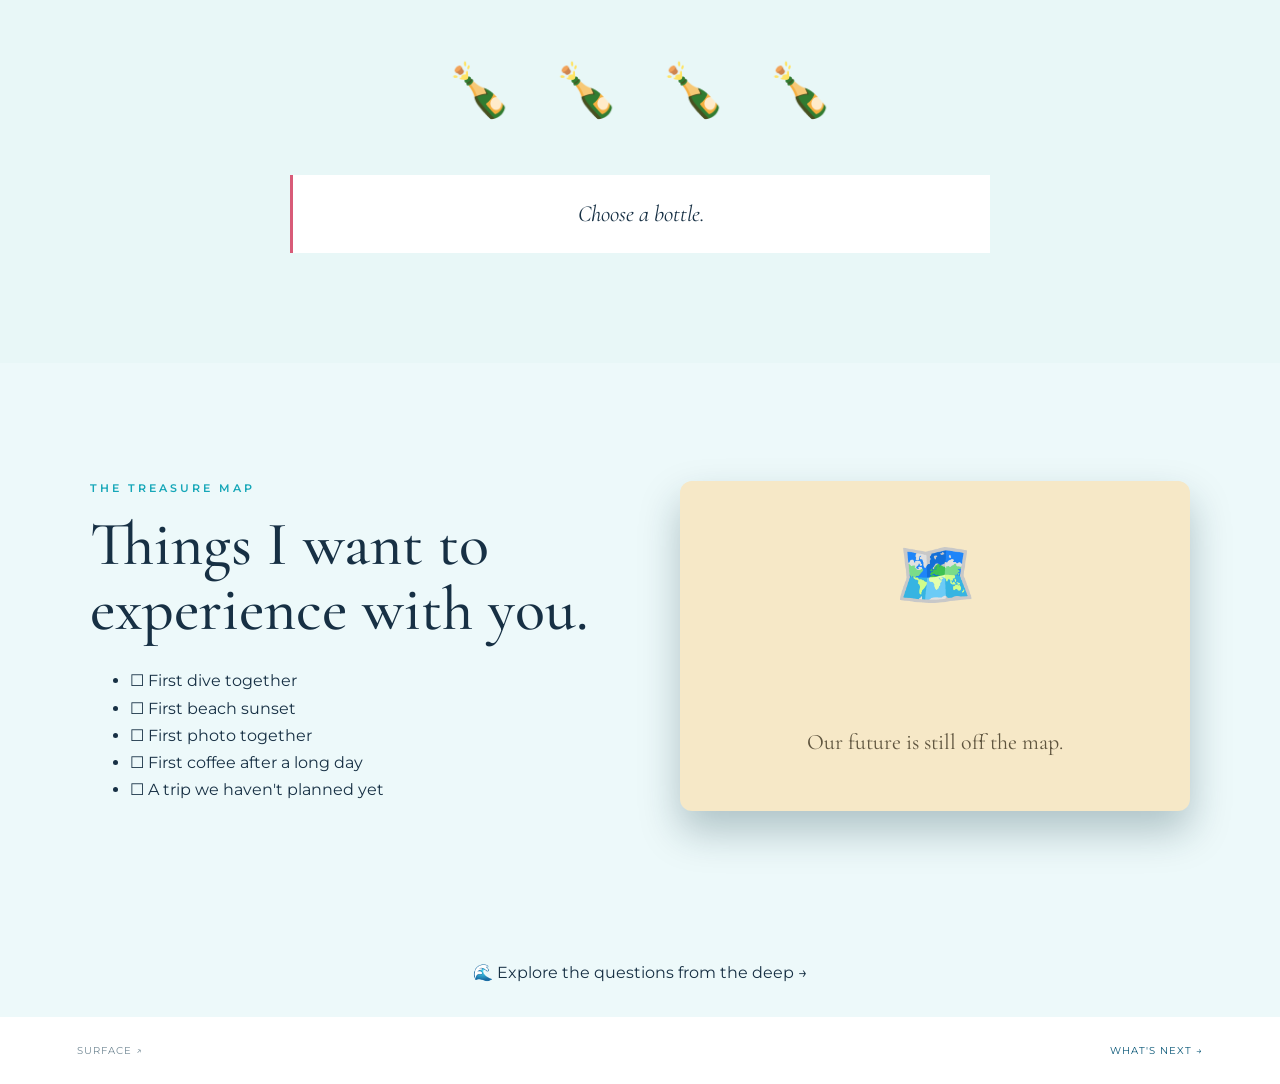
<file: ocean.html>
<!doctype html>
<html lang="en"><head><meta charset="utf-8"><meta name="viewport" content="width=device-width,initial-scale=1">
<title>His Ocean — Chouchou</title>
<link rel="preconnect" href="https://fonts.googleapis.com"><link rel="preconnect" href="https://fonts.gstatic.com" crossorigin>
<link href="https://fonts.googleapis.com/css2?family=Cormorant+Garamond:wght@400;500;600;700&family=Montserrat:wght@400;500;600&display=swap" rel="stylesheet">
<link rel="stylesheet" href="css/style.css"><link rel="stylesheet" href="css/ocean.css"><link rel="stylesheet" href="css/animations.css"></head>
<body class="page ocean-page">
<header class="nav"><a class="brand" href="home.html">B<span>♡</span>C</a><button class="nav-toggle">☰</button>
<nav><a href="home.html">Home</a><a href="story.html">Story</a><a href="reasons.html">Reasons</a><a href="ocean.html">Ocean</a><a href="future.html">Future</a><a href="dua.html">Dua</a></nav></header>

<main>
<section class="page-hero ocean-depth">
  <div class="container narrow reveal">
    <span class="section-number">THE OCEAN</span>
    <h1>Your world.</h1>
    <p>You love the sea, diving, fish and everything hidden beneath the surface. So I made a little piece of it for you.</p>
    <p class="ocean-hint">Scroll slowly. You never know what might swim past you. 🐋</p>
  </div>
</section>

<section class="section underwater">
  <div class="container">
    <div class="underwater-scene" id="underwaterScene">
      <div class="water-light"></div>
      <div class="depth-label">100 m</div>

      <!-- Many sea creatures -->
      <button class="sea-fish sf1" data-secret="I hope one day I get to see the ocean through your eyes." aria-label="Clownfish">🐠</button>
      <button class="sea-fish sf2" data-secret="Tell me the coolest thing you've ever seen underwater." aria-label="Pufferfish">🐡</button>
      <button class="sea-fish sf3" data-secret="If you could take me diving anywhere, where would you take me?" aria-label="Tropical fish">🐟</button>
      <button class="sea-fish sf4" data-secret="What sea creature would you be if you could choose one?" aria-label="Fish">🐠</button>
      <button class="sea-fish sf5" data-secret="I love that there is a whole world beneath the surface that most people never see." aria-label="Fish">🐟</button>
      <button class="sea-fish sf6" data-secret="One day: you, me, the sea, and absolutely no rush." aria-label="Fish">🐡</button>

      <button class="shark shark1" data-secret="Even the scary ones deserve a place in your ocean. 🦈" aria-label="Shark">🦈</button>
      <button class="shark shark2" data-secret="Okay... I would probably hold onto you if this one appeared. 😂" aria-label="Shark">🦈</button>

      <button class="orca orca1" data-secret="An orca passing by would be one of those moments you remember forever. 🖤" aria-label="Orca">🐋</button>
      <button class="orca orca2" data-secret="Imagine seeing this together for the first time." aria-label="Orca">🐋</button>

      <div class="jelly jelly1">🪼</div><div class="jelly jelly2">🪼</div>
      <div class="turtle">🐢</div>
      <div class="seahorse">🦐</div>

      <div class="bubble b1">○</div><div class="bubble b2">○</div><div class="bubble b3">○</div>
      <div class="bubble b4">○</div><div class="bubble b5">○</div>

      <div class="coral">🪸 🪸 🪸</div>
      <div class="sand">🐚　🐚　🐚</div>
    </div>
    <div id="secretBubble" class="secret-bubble">Tap any creature ♡</div>
  </div>
</section>

<section class="section ocean-question">
  <div class="container narrow reveal">
    <span class="section-number">A QUESTION FOR YOU</span>
    <h2>If you could take me anywhere under the sea… where would we go?</h2>
    <p class="soft">No wrong answer. I genuinely want to know.</p>
    <textarea id="oceanAnswer" maxlength="500" placeholder="Write your answer here…"></textarea>
    <div class="answer-tools"><span id="charCount">0 / 500</span><button class="save-answer" id="saveAnswer">Save my answer ♡</button></div>
    <p id="answerSaved" class="answer-saved" aria-live="polite"></p>
  </div>
</section>

<section class="section ocean-question alternate-question">
  <div class="container two-col reveal">
    <div>
      <span class="section-number">ONE MORE</span>
      <h2>What's the most beautiful thing you've ever seen underwater?</h2>
      <p class="soft">A place, an animal, a moment… tell me about it.</p>
    </div>
    <div>
      <textarea id="oceanAnswer2" maxlength="500" placeholder="I saw…"></textarea>
      <div class="answer-tools"><span id="charCount2">0 / 500</span><button class="save-answer" id="saveAnswer2">Keep this memory ♡</button></div>
      <p id="answerSaved2" class="answer-saved" aria-live="polite"></p>
    </div>
  </div>
</section>

<section class="section bottles">
  <div class="container narrow reveal">
    <span class="section-number">MESSAGES IN BOTTLES</span>
    <h2>Little things I wanted you to know.</h2>
    <div class="bottle-row">
      <button class="bottle" data-message="I notice more than I say.">🍾</button>
      <button class="bottle" data-message="You became important to me quietly.">🍾</button>
      <button class="bottle" data-message="I'm glad our paths crossed.">🍾</button>
      <button class="bottle" data-message="Somewhere between all our conversations, you became someone I wanted to keep.">🍾</button>
    </div>
    <p id="bottleMessage" class="quote">Choose a bottle.</p>
  </div>
</section>

<section class="section">
  <div class="container two-col reveal">
    <div><span class="section-number">THE TREASURE MAP</span><h2>Things I want to experience with you.</h2>
      <ul class="pretty-list"><li>☐ First dive together</li><li>☐ First beach sunset</li><li>☐ First photo together</li><li>☐ First coffee after a long day</li><li>☐ A trip we haven't planned yet</li></ul>
    </div>
    <div class="map-card">🗺️<br><span>Our future is still off the map.</span></div>
  </div>
</section>

<div style="text-align:center;margin:30px 0;"><a href="questions.html">🌊 Explore the questions from the deep →</a></div>
</main>
<footer><span>Surface ↗</span><a href="future.html">What's next →</a></footer>
<script src="js/main.js"></script><script src="js/ocean.js"></script>
</body></html>
</file>
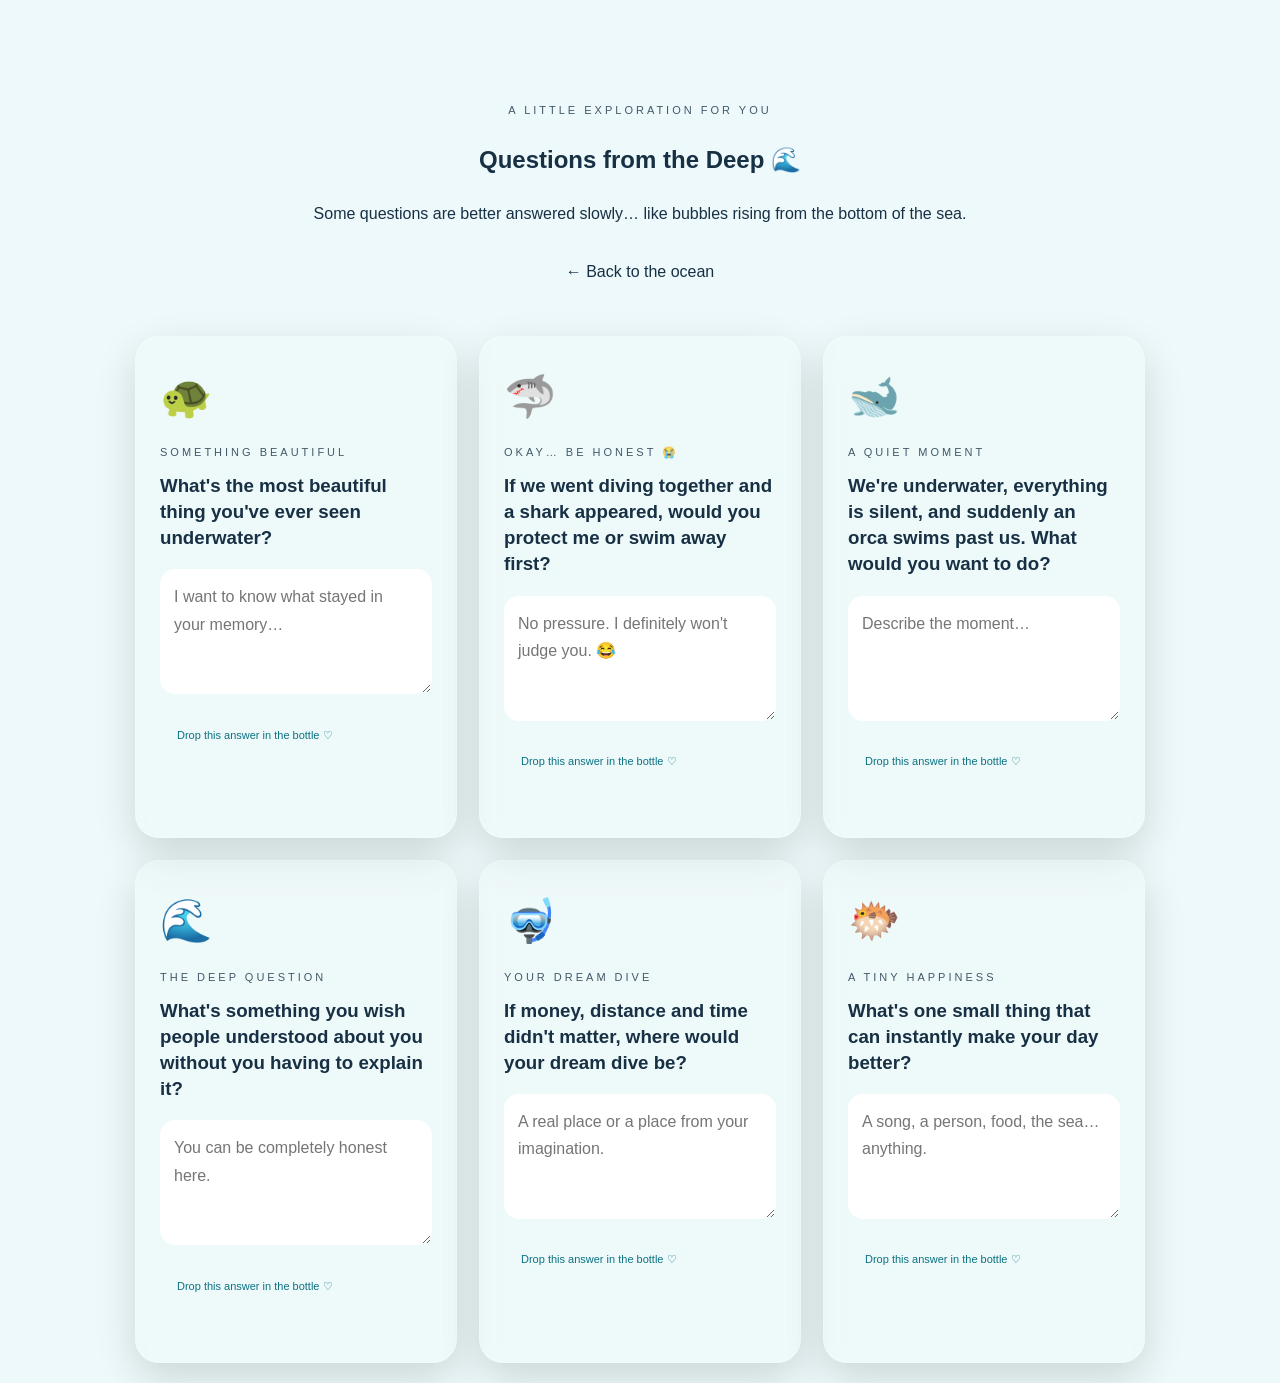
<file: questions.html>
<!DOCTYPE html>
<html lang="en">
<head>
  <meta charset="UTF-8">
  <meta name="viewport" content="width=device-width, initial-scale=1.0">
  <title>Questions from the Deep 🌊</title>
  <link rel="stylesheet" href="css/style.css">
  <link rel="stylesheet" href="css/ocean.css">
  <link rel="stylesheet" href="css/animations.css">
  <style>
    .questions-hero { max-width: 900px; margin: 0 auto; padding: 90px 20px 30px; text-align:center; }
    .questions-grid { max-width: 1050px; margin: 0 auto; padding: 20px; display:grid; grid-template-columns:repeat(auto-fit,minmax(280px,1fr)); gap:22px; }
    .question-card { background:rgba(255,255,255,.10); border:1px solid rgba(255,255,255,.22); border-radius:24px; padding:24px; backdrop-filter:blur(10px); box-shadow:0 15px 40px rgba(0,0,0,.14); }
    .question-creature { font-size:42px; margin-bottom:8px; }
    .question-card h3 { line-height:1.4; margin:10px 0 18px; }
    .question-card textarea { width:100%; min-height:125px; border-radius:15px; border:1px solid rgba(255,255,255,.35); padding:13px; resize:vertical; box-sizing:border-box; font:inherit; }
    .save-answer { margin-top:12px; border:0; border-radius:999px; padding:11px 17px; cursor:pointer; }
    .save-answer:disabled { opacity:.6; cursor:default; }
    .answer-status { min-height:22px; margin-top:10px; font-size:.92rem; opacity:.9; }
    .back-link { display:inline-block; margin-top:15px; }
  </style>
</head>
<body class="ocean-page">
  <main>
    <section class="questions-hero">
      <p class="eyebrow">A little exploration for you</p>
      <h1>Questions from the Deep 🌊</h1>
      <p>Some questions are better answered slowly… like bubbles rising from the bottom of the sea.</p>
      <a class="back-link" href="ocean.html">← Back to the ocean</a>
    </section>
    <section id="questions-grid" class="questions-grid" aria-label="Interactive questions"></section>
  </main>
  <script src="js/config.js"></script>
  <script src="js/questions.js"></script>
  <script src="js/answers.js"></script>
  <script>
    renderQuestionCards(document.getElementById("questions-grid"));
  </script>
</body>
</html>
</file>
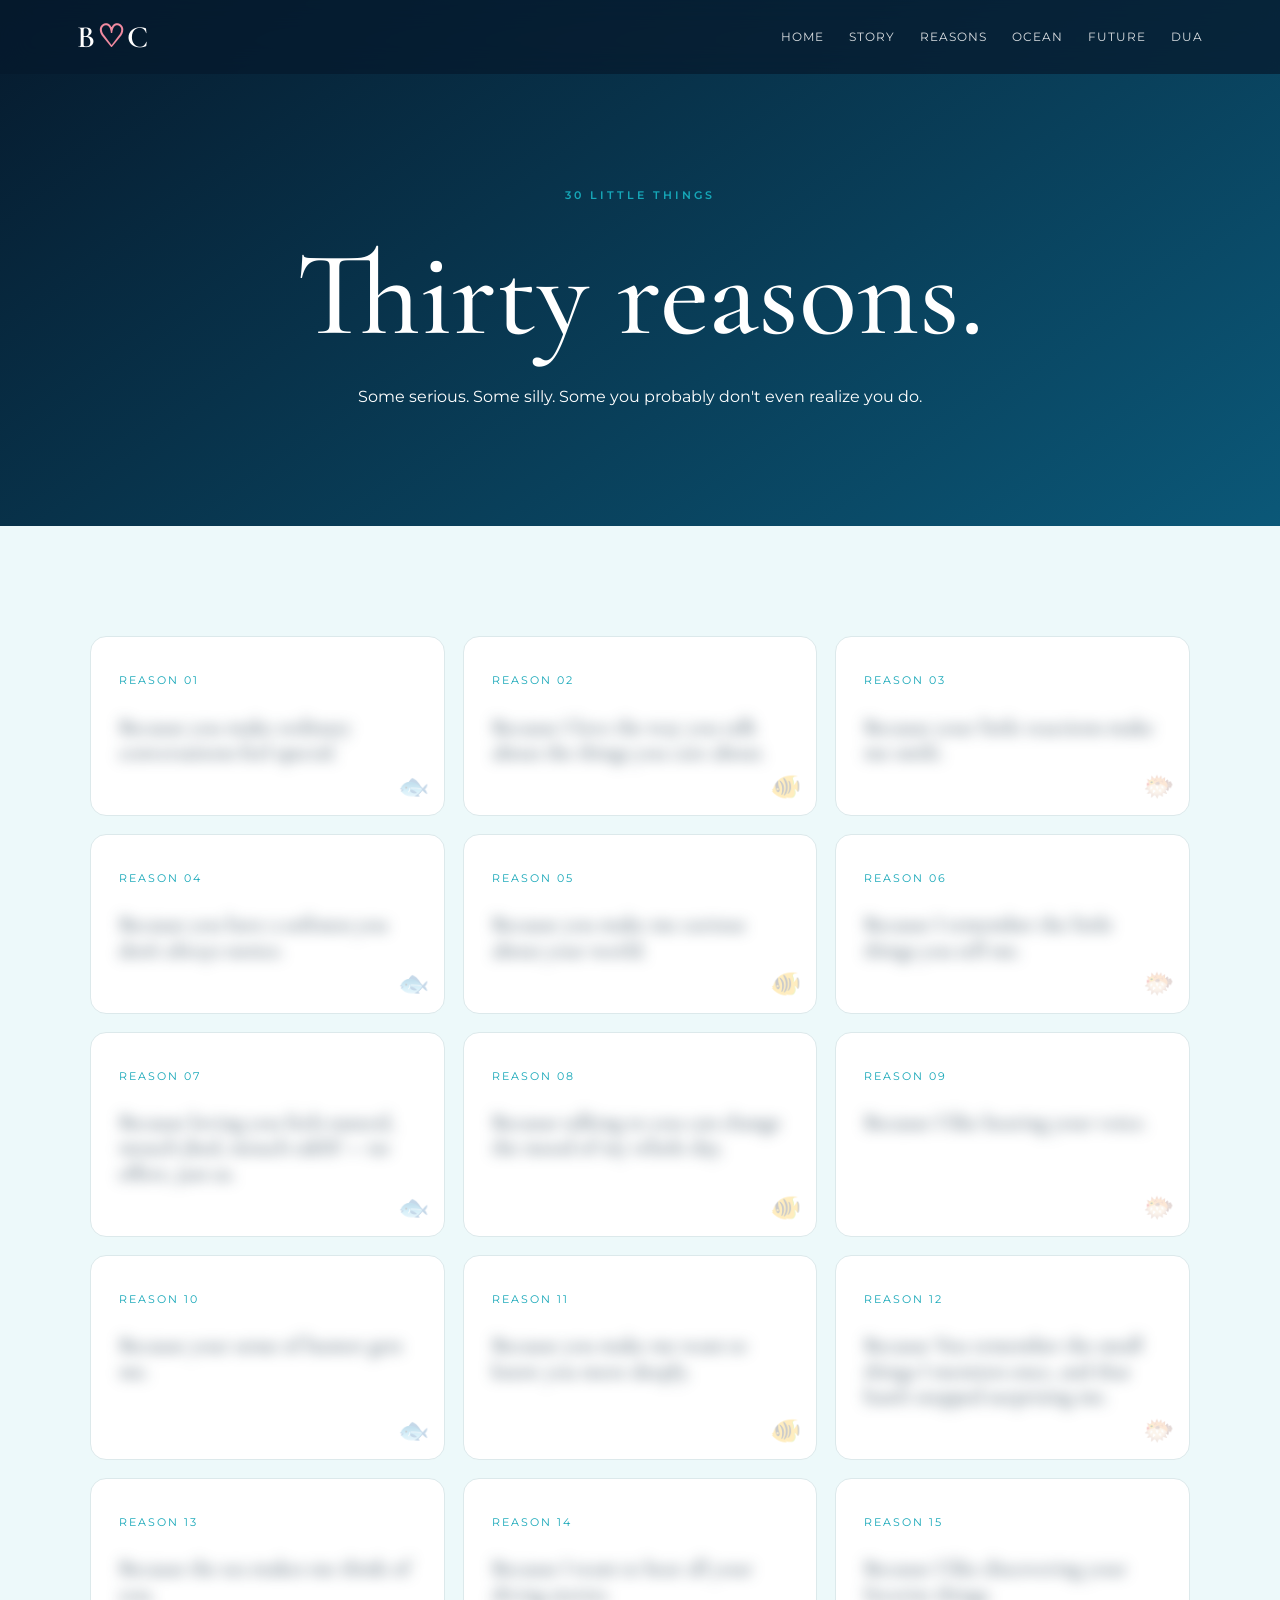
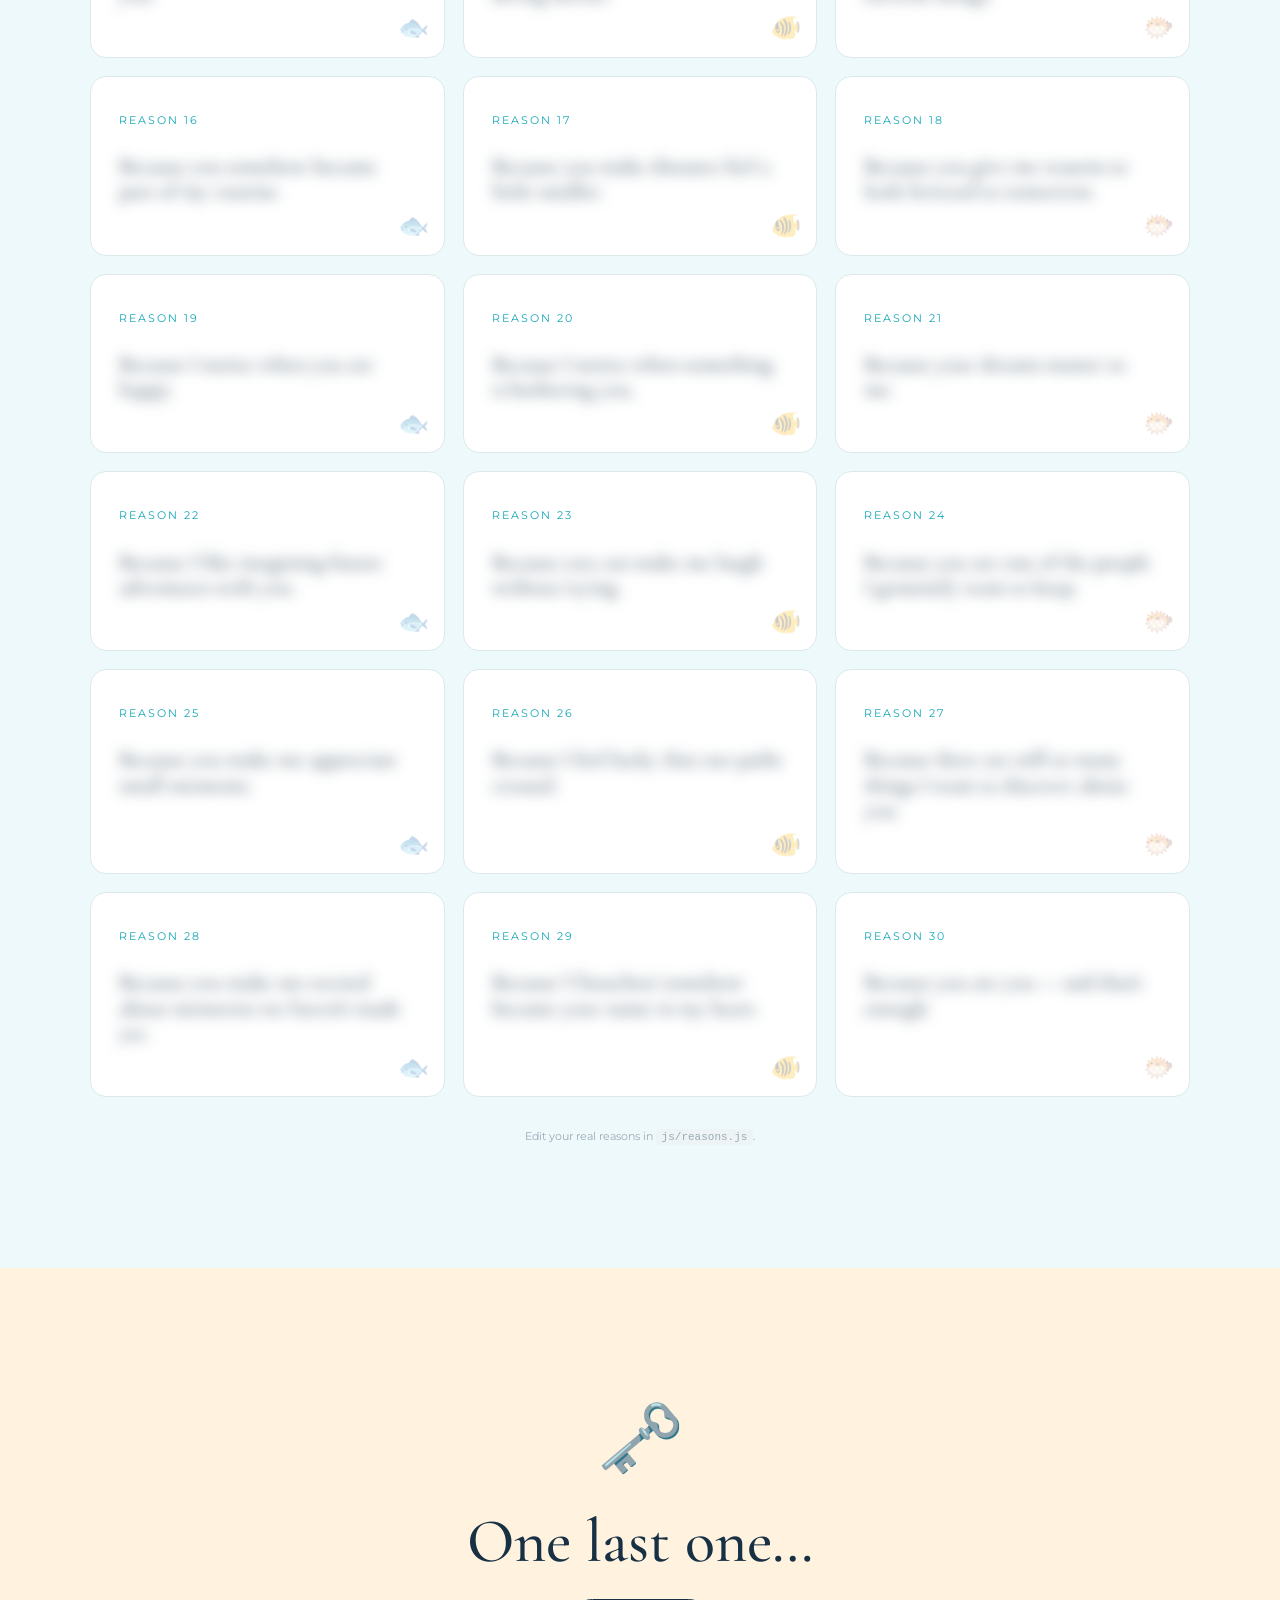
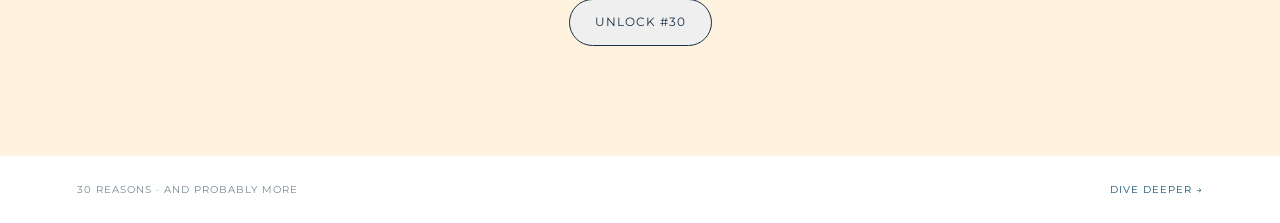
<file: reasons.html>
<!doctype html>
<html lang="en"><head><meta charset="utf-8"><meta name="viewport" content="width=device-width,initial-scale=1">
<title>30 Reasons — Chouchou</title><link rel="preconnect" href="https://fonts.googleapis.com"><link rel="preconnect" href="https://fonts.gstatic.com" crossorigin">
<link href="https://fonts.googleapis.com/css2?family=Cormorant+Garamond:wght@400;500;600;700&family=Montserrat:wght@400;500;600&display=swap" rel="stylesheet">
<link rel="stylesheet" href="css/style.css"><link rel="stylesheet" href="css/ocean.css"><link rel="stylesheet" href="css/animations.css"></head>
<body class="page"><header class="nav"><a class="brand" href="home.html">B<span>♡</span>C</a><button class="nav-toggle">☰</button><nav><a href="home.html">Home</a><a href="story.html">Story</a><a href="reasons.html">Reasons</a><a href="ocean.html">Ocean</a><a href="future.html">Future</a><a href="dua.html">Dua</a></nav></header>
<main><section class="page-hero deep"><div class="container narrow reveal"><span class="section-number">30 LITTLE THINGS</span><h1>Thirty reasons.</h1><p>Some serious. Some silly. Some you probably don't even realize you do.</p></div></section>
<section class="section"><div class="container"><div id="reasonsGrid" class="reasons-grid"></div><p class="edit-hint center">Edit your real reasons in <code>js/reasons.js</code>.</p></div></section>
<section class="section treasure"><div class="container narrow reveal"><div class="chest" id="chest">🗝️</div><h2>One last one…</h2><button class="btn" id="reveal30">Unlock #30</button><p id="finalReason" class="hidden treasure-message">Because somehow, out of all the people in this huge world… I got to know you. ♡</p></div></section>
</main><footer><span>30 reasons · and probably more</span><a href="ocean.html">Dive deeper →</a></footer><script src="js/main.js"></script><script src="js/reasons.js"></script></body></html>
</file>
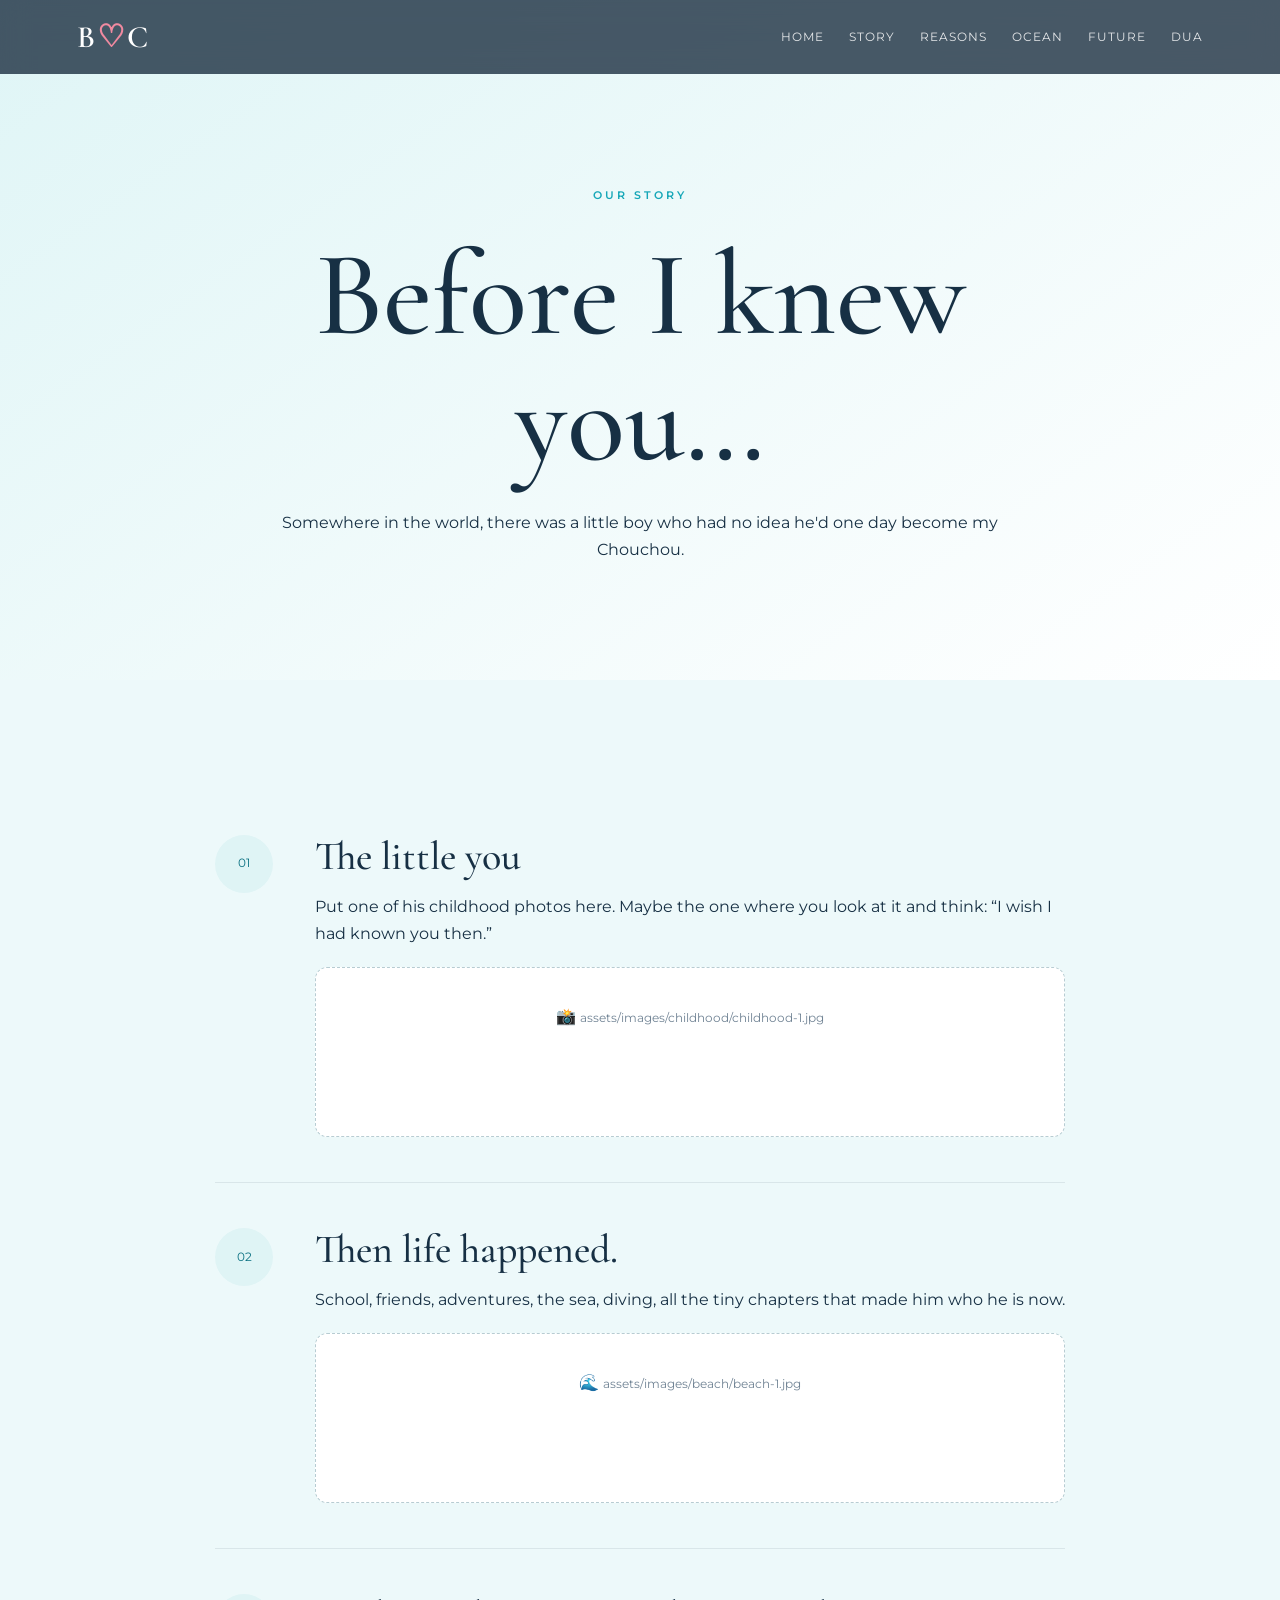
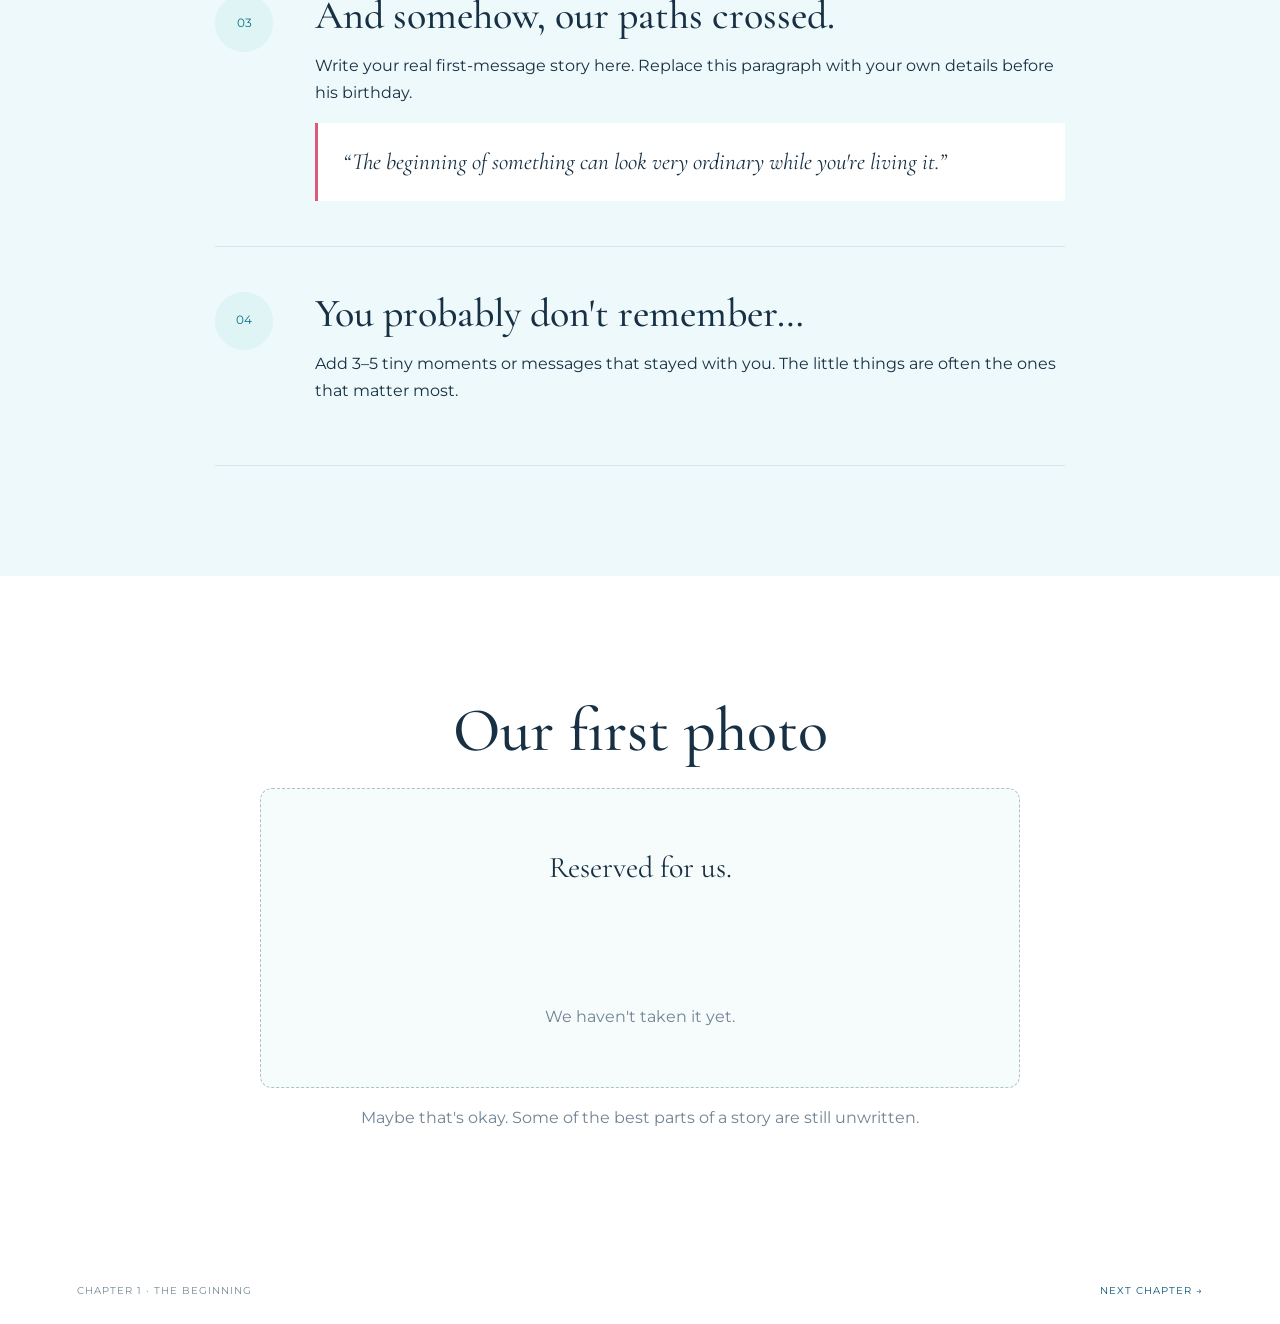
<file: story.html>
<!doctype html>
<html lang="en"><head><meta charset="utf-8"><meta name="viewport" content="width=device-width,initial-scale=1">
<title>Our Story — Chouchou</title><link rel="preconnect" href="https://fonts.googleapis.com"><link rel="preconnect" href="https://fonts.gstatic.com" crossorigin>
<link href="https://fonts.googleapis.com/css2?family=Cormorant+Garamond:wght@400;500;600;700&family=Montserrat:wght@400;500;600&display=swap" rel="stylesheet">
<link rel="stylesheet" href="css/style.css"><link rel="stylesheet" href="css/animations.css"></head>
<body class="page"><header class="nav"><a class="brand" href="home.html">B<span>♡</span>C</a><button class="nav-toggle">☰</button><nav><a href="home.html">Home</a><a href="story.html">Story</a><a href="reasons.html">Reasons</a><a href="ocean.html">Ocean</a><a href="future.html">Future</a><a href="dua.html">Dua</a></nav></header>
<main>
<section class="page-hero"><div class="container narrow reveal"><span class="section-number">OUR STORY</span><h1>Before I knew you…</h1><p>Somewhere in the world, there was a little boy who had no idea he'd one day become my Chouchou.</p></div></section>
<section class="section"><div class="container timeline">
  <article class="timeline-item reveal"><div class="timeline-dot">01</div><div><h2>The little you</h2><p>Put one of his childhood photos here. Maybe the one where you look at it and think: “I wish I had known you then.”</p><div class="photo-card">📸 <span>assets/images/childhood/childhood-1.jpg</span></div></div></article>
  <article class="timeline-item reveal"><div class="timeline-dot">02</div><div><h2>Then life happened.</h2><p>School, friends, adventures, the sea, diving, all the tiny chapters that made him who he is now.</p><div class="photo-card">🌊 <span>assets/images/beach/beach-1.jpg</span></div></div></article>
  <article class="timeline-item reveal"><div class="timeline-dot">03</div><div><h2>And somehow, our paths crossed.</h2><p>Write your real first-message story here. Replace this paragraph with your own details before his birthday.</p><div class="quote">“The beginning of something can look very ordinary while you're living it.”</div></div></article>
  <article class="timeline-item reveal"><div class="timeline-dot">04</div><div><h2>You probably don't remember…</h2><p>Add 3–5 tiny moments or messages that stayed with you. The little things are often the ones that matter most.</p></div></article>
</div></section>
<section class="section soft-section"><div class="container narrow reveal"><h2>Our first photo</h2><div class="reserved-photo">Reserved for us.<br><small>We haven't taken it yet.</small></div><p class="soft">Maybe that's okay. Some of the best parts of a story are still unwritten.</p></div></section>
</main><footer><span>Chapter 1 · The beginning</span><a href="reasons.html">Next chapter →</a></footer><script src="js/main.js"></script></body></html>
</file>
<file: css/style.css>
:root{
--navy:#061a2d;--deep:#082b45;--blue:#0b5878;--turq:#16a7b8;--foam:#edf9fa;
--sand:#f4eee4;--ink:#173044;--muted:#708394;--rose:#d85b78;--white:#fff;
--serif:"Cormorant Garamond",Georgia,serif;--sans:"Montserrat",Arial,sans-serif;
}
*{box-sizing:border-box}html{scroll-behavior:smooth}body{margin:0;color:var(--ink);font-family:var(--sans);background:var(--foam);line-height:1.7}
a{color:inherit;text-decoration:none}button{font:inherit}.nav{position:fixed;z-index:20;top:0;left:0;width:100%;height:74px;display:flex;align-items:center;justify-content:space-between;padding:0 6%;background:rgba(6,26,45,.72);backdrop-filter:blur(14px);color:#fff}.brand{font-family:var(--serif);font-size:31px;font-weight:600;letter-spacing:2px}.brand span{color:#f08aa0}.nav nav{display:flex;gap:25px;font-size:12px;letter-spacing:1px;text-transform:uppercase}.nav nav a{opacity:.85;transition:.2s}.nav nav a:hover{opacity:1;color:#9ce8ef}.nav-toggle{display:none;background:none;border:0;color:#fff;font-size:25px}
.container{width:min(1100px,88%);margin:auto}.narrow{max-width:760px;text-align:center}.hero{min-height:100vh;position:relative;display:grid;place-items:center;text-align:center;color:#fff;overflow:hidden}.hero-content{max-width:780px;padding:100px 20px 60px}.eyebrow,.section-number{font-size:11px;letter-spacing:3px;text-transform:uppercase}.eyebrow{opacity:.8}.hero h1,.page-hero h1,.finale h1{font:600 clamp(58px,10vw,120px)/.85 var(--serif);margin:25px 0}.hero h1 em{font-weight:400;color:#9ce8ef}.lead{font-size:17px;max-width:600px;margin:25px auto 35px;color:#d6edf2}.btn{display:inline-block;border:1px solid rgba(255,255,255,.55);border-radius:100px;padding:12px 25px;color:#fff;letter-spacing:1px;font-size:12px;text-transform:uppercase;transition:.25s}.btn:hover{transform:translateY(-3px);background:#fff;color:var(--deep)}.btn-light{border-color:#fff}.section{padding:110px 0}.section h2,.page-hero h1{font-family:var(--serif);font-weight:500;line-height:1.05}.section h2{font-size:clamp(38px,5vw,62px);margin:12px 0 25px}.section-number{color:var(--turq);font-weight:600}.soft{color:var(--muted)}.divider{margin:35px 0;color:var(--rose);font-size:24px}.intro{background:var(--foam)}.counter-section{text-align:center;background:#fff}.counter-grid{display:grid;grid-template-columns:repeat(4,1fr);max-width:800px;margin:45px auto 10px;border-top:1px solid #dce7ea;border-bottom:1px solid #dce7ea}.counter-grid div{padding:25px 10px;border-right:1px solid #dce7ea}.counter-grid div:last-child{border:0}.counter-grid strong{display:block;font:600 clamp(32px,5vw,58px) var(--serif)}.counter-grid span{font-size:10px;letter-spacing:2px;text-transform:uppercase;color:var(--muted)}.edit-hint{font-size:11px;color:#9aaab5;margin-top:30px}.edit-hint code{background:#eef3f5;padding:2px 6px;border-radius:4px}.two-col{display:grid;grid-template-columns:1fr 1fr;gap:80px;align-items:center}.sunset{background:linear-gradient(140deg,#fff3e8,#f9e3e6)}.polaroid{background:#fff;padding:14px 14px 24px;box-shadow:0 18px 40px #6d4d4d18;transform:rotate(2deg);text-align:center}.photo-placeholder{aspect-ratio:4/3;display:grid;place-items:center;background:linear-gradient(135deg,#e5f5f6,#d4e9ed);color:#66808c;font-family:var(--serif);font-size:25px}.polaroid small{display:block;font-family:var(--serif);font-size:19px;margin-top:10px}.text-link{font-weight:600;color:var(--blue)}.night{background:#07192b;color:#fff}.night .section-number{color:#9ce8ef}.night .soft{color:#a7bdc9}.moon{font-size:180px;text-align:center;color:#fff7cf;text-shadow:0 0 50px #fff2a855}.finale-teaser{background:#eaf7f8;text-align:center}.finale-teaser .btn{color:var(--ink);border-color:var(--ink)}.page{min-height:100vh;background:var(--foam)}.page-hero{padding:180px 0 100px;background:linear-gradient(145deg,#dff5f6,#fff);text-align:center}.page-hero.deep{background:linear-gradient(145deg,#061a2d,#0b5878);color:#fff}.timeline{max-width:850px}.timeline-item{display:grid;grid-template-columns:75px 1fr;gap:25px;padding:45px 0;border-bottom:1px solid #d9e6e9}.timeline-dot{width:58px;height:58px;border-radius:50%;display:grid;place-items:center;background:#dff4f5;color:#0b7182;font-size:12px}.timeline-item h2{font-size:40px;margin:0 0 10px}.photo-card{min-height:170px;background:#fff;border:1px dashed #b7ccd2;border-radius:12px;margin-top:20px;padding:35px;text-align:center;color:#708394}.photo-card span{font-size:12px}.quote{font:italic 23px var(--serif);background:#fff;padding:25px;border-left:3px solid var(--rose)}.reserved-photo{height:300px;border:1px dashed #a9c3c9;border-radius:12px;display:grid;place-items:center;text-align:center;font:30px var(--serif);background:#f6fbfb}.reserved-photo small{font:16px var(--sans);color:var(--muted)}.soft-section{background:#fff}.reasons-grid{display:grid;grid-template-columns:repeat(3,1fr);gap:18px}.reason-card{background:#fff;min-height:170px;padding:28px;border-radius:16px;border:1px solid #dce9eb;cursor:pointer;transition:.25s;position:relative;overflow:hidden}.reason-card:hover{transform:translateY(-6px);box-shadow:0 15px 30px #0a536d12}.reason-card .num{font-size:11px;letter-spacing:2px;color:var(--turq)}.reason-card .fish-icon{position:absolute;right:15px;bottom:8px;font-size:25px;opacity:.25}.reason-card p{font:22px/1.15 var(--serif)}.reason-card.locked p{filter:blur(7px);user-select:none}.reason-card.unlocked p{filter:none}.center{text-align:center}.treasure{text-align:center;background:#fff3df}.chest{font-size:70px;margin-bottom:10px}.treasure .btn{color:var(--ink);border-color:var(--ink)}.hidden{display:none}.treasure-message{font:32px var(--serif);max-width:650px;margin:30px auto}.future-grid{display:grid;grid-template-columns:repeat(3,1fr);gap:20px}.future-card{background:#fff;padding:35px;border-radius:16px;border:1px solid #dce7ea;min-height:220px}.future-card span{color:var(--turq);font-size:11px;letter-spacing:2px}.future-card h2{font-size:35px}.notebook{background:#fffdf6;text-align:center}.signature{font:italic 25px var(--serif);margin-top:30px}.night-page{background:#061421;color:#fff}.dua-hero{min-height:65vh;display:grid;place-items:center;text-align:center;padding-top:70px;background:radial-gradient(circle at 50% 30%,#183c55,#061421 60%)}.moon-big{font-size:130px;color:#fff4bd;position:absolute;top:90px;right:12%;text-shadow:0 0 50px #fff0a955}.dua-section{background:#061421;text-align:center;color:#dcebf0;padding-top:40px}.arabic{font:42px/1.8 "Amiri",serif;color:#fff;margin:35px 0}.translation{font:25px var(--serif);color:#fff}.reference{font-size:11px;letter-spacing:2px;color:#8faab7;text-transform:uppercase}.dua-section p{max-width:680px;margin:25px auto}.dark-footer{background:#061421;color:#8faab7}.finale-page{background:#061a2d;color:#fff}.finale{min-height:100vh;display:grid;place-items:center;text-align:center;padding:80px 0;background:radial-gradient(circle at 50% 20%,#0c5270,#061a2d 62%);overflow:hidden}.final-message{font:27px/1.5 var(--serif);color:#dcebf0}.heart{font-size:90px;color:#ed8097;animation:pulse 2s infinite}.version{margin:35px 0;color:#8faab7;font-size:10px;letter-spacing:2px;line-height:2}.version span{letter-spacing:0;font-size:12px}.finale .btn{margin-top:15px}footer{padding:25px 6%;display:flex;justify-content:space-between;gap:20px;font-size:10px;letter-spacing:1px;text-transform:uppercase;background:#fff;color:#738995}footer a{color:var(--blue)}
@media(max-width:760px){.nav{height:64px}.nav nav{display:none;position:absolute;top:64px;left:0;width:100%;padding:20px;flex-direction:column;background:#061a2d}.nav nav.open{display:flex}.nav-toggle{display:block}.two-col,.future-grid{grid-template-columns:1fr;gap:35px}.counter-grid{grid-template-columns:repeat(2,1fr)}.counter-grid div:nth-child(2){border-right:0}.counter-grid div:nth-child(-n+2){border-bottom:1px solid #dce7ea}.reasons-grid{grid-template-columns:1fr 1fr}.timeline-item{grid-template-columns:50px 1fr;gap:12px}.timeline-dot{width:45px;height:45px}.section{padding:80px 0}.moon{font-size:120px}.moon-big{right:5%;font-size:90px}.arabic{font-size:31px}.final-message{font-size:23px}}
@media(max-width:460px){.reasons-grid{grid-template-columns:1fr}.hero h1{font-size:65px}}
</file>
<file: css/animations.css>
@keyframes float{0%,100%{transform:translateY(0)}50%{transform:translateY(-22px)}}@keyframes swim{0%{transform:translateX(-20px)}50%{transform:translateX(80px) translateY(-15px)}100%{transform:translateX(-20px)}}@keyframes pulse{0%,100%{transform:scale(1)}50%{transform:scale(1.1)}}@keyframes rise{from{transform:translateY(30px);opacity:0}to{transform:translateY(0);opacity:1}}.reveal{opacity:0;transform:translateY(25px);transition:opacity .8s ease,transform .8s ease}.reveal.visible{opacity:1;transform:none}
#bubbles{position:fixed;inset:0;pointer-events:none;z-index:2;overflow:hidden}.ambient-bubble{position:absolute;bottom:-30px;width:8px;height:8px;border:1px solid #ffffff55;border-radius:50%;animation:ambient 10s linear infinite;opacity:.4}@keyframes ambient{to{transform:translateY(-110vh) scale(1.8);opacity:0}}
</file>
<file: css/ocean.css>
:root{--ocean-glow:#7fe8ef}
.ocean-depth{background:linear-gradient(180deg,#020e19 0%,#052e4c 42%,#087c91 100%)}
.ocean-depth:after{content:"";position:absolute;bottom:-10%;left:-10%;width:120%;height:35%;background:radial-gradient(ellipse at center,#20b6c0aa,transparent 65%);filter:blur(18px)}
.ocean-hint{font-size:12px;letter-spacing:1px;opacity:.7;margin-top:30px}
.underwater{background:linear-gradient(#053653,#086d83);color:#fff}
.underwater-scene{height:650px;border-radius:30px;position:relative;overflow:hidden;background:linear-gradient(180deg,#063c5c 0%,#087d91 58%,#0ca2aa 100%);box-shadow:inset 0 -180px 120px #01384f99}
.underwater-scene:before{content:"";position:absolute;top:-30%;left:25%;width:50%;height:75%;background:linear-gradient(120deg,#ffffff18,transparent 55%);transform:skewX(-18deg);pointer-events:none}
.water-light{position:absolute;inset:0;background:radial-gradient(ellipse at 50% -5%,#c8ffff20,transparent 48%);pointer-events:none}
.depth-label{position:absolute;right:25px;top:25px;font:13px var(--sans);letter-spacing:2px;color:#d9ffff88}
.sea-fish,.shark,.orca{position:absolute;border:0;background:none;cursor:pointer;z-index:4;filter:drop-shadow(0 10px 7px #00384a55);transition:transform .25s,filter .25s}
.sea-fish{font-size:55px}.sea-fish:hover,.shark:hover,.orca:hover{transform:scale(1.2);filter:drop-shadow(0 10px 10px #001e2b88)}
.sf1{top:18%;left:9%;animation:swimwide 9s ease-in-out infinite}.sf2{top:42%;left:29%;animation:swimwide 11s ease-in-out infinite reverse}.sf3{top:22%;left:64%;animation:swimwide 10s ease-in-out infinite}.sf4{top:58%;left:72%;animation:swimwide 8s ease-in-out infinite reverse}.sf5{top:69%;left:15%;animation:swimwide 12s ease-in-out infinite}.sf6{top:77%;left:49%;animation:swimwide 10s ease-in-out infinite reverse}
.shark{font-size:72px}.shark1{top:33%;left:43%;animation:sharkmove 14s ease-in-out infinite}.shark2{top:70%;left:77%;font-size:55px;animation:sharkmove 18s ease-in-out infinite reverse}
.orca{font-size:105px}.orca1{top:5%;left:45%;animation:orcamove 16s ease-in-out infinite}.orca2{top:48%;left:-5%;font-size:80px;animation:orcamove 20s ease-in-out infinite reverse}
.jelly,.turtle,.seahorse{position:absolute;z-index:3}.jelly{font-size:43px;opacity:.7;animation:float 5s ease-in-out infinite}.jelly1{left:22%;top:30%}.jelly2{left:84%;top:34%;animation-delay:-2s}.turtle{font-size:50px;left:56%;top:78%;animation:swimwide 17s ease-in-out infinite}.seahorse{font-size:38px;left:90%;top:61%;opacity:.7}
.bubble{position:absolute;color:#d6ffff;font-size:50px;opacity:.6;animation:float 5s ease-in-out infinite}.b1{left:30%;top:55%}.b2{left:65%;top:70%;animation-delay:-2s}.b3{left:88%;top:48%;animation-delay:-3.5s}.b4{left:10%;top:76%;font-size:25px;animation-delay:-1s}.b5{left:48%;top:18%;font-size:28px;animation-delay:-4s}
.coral{position:absolute;bottom:20px;left:7%;font-size:75px;letter-spacing:10px}.sand{position:absolute;bottom:5px;right:7%;font-size:25px;opacity:.75}
.secret-bubble{margin:25px auto 0;max-width:700px;text-align:center;padding:18px 25px;border:1px solid #ffffff55;border-radius:100px;background:#ffffff14;min-height:28px}
.ocean-question{background:#effbfb;color:#173044}.ocean-question h2{max-width:780px;margin-left:auto;margin-right:auto}
.ocean-question textarea{display:block;width:100%;min-height:155px;border:1px solid #c7dfe3;border-radius:18px;padding:20px 22px;font:20px/1.5 var(--serif);resize:vertical;background:#fff;color:var(--ink);outline:none;transition:.2s}
.ocean-question textarea:focus{border-color:#0c8795;box-shadow:0 0 0 4px #0c879512}
.answer-tools{display:flex;justify-content:space-between;align-items:center;gap:15px;margin-top:12px;font-size:11px;color:#8a9da6}
.save-answer{border:1px solid #0b7182;border-radius:100px;padding:9px 16px;background:transparent;color:#0b7182;cursor:pointer;font-size:11px}.save-answer:hover{background:#0b7182;color:#fff}
.answer-saved{height:25px;color:#0b7182;font-size:12px}.alternate-question{background:#fff}
.map-card{min-height:330px;display:grid;place-items:center;text-align:center;background:#f6e8c7;border-radius:12px;color:#5e543e;font:65px var(--serif);box-shadow:0 20px 40px #002c3a44}.map-card span{font-size:22px}
.bottles{background:#e8f7f7;text-align:center}.bottle-row{display:flex;justify-content:center;gap:30px;margin:40px 0}.bottle{font-size:52px;border:0;background:none;cursor:pointer;transition:.2s}.bottle:hover{transform:translateY(-8px) rotate(-5deg)}
.bottles .quote{max-width:700px;margin:auto;background:#fff}
@keyframes swimwide{0%,100%{transform:translateX(0) translateY(0)}25%{transform:translateX(45px) translateY(-15px)}50%{transform:translateX(80px) translateY(8px)}75%{transform:translateX(30px) translateY(-10px)}}
@keyframes sharkmove{0%,100%{transform:translateX(-30px) translateY(0)}50%{transform:translateX(100px) translateY(-25px)}}
@keyframes orcamove{0%{transform:translateX(-120px)}50%{transform:translateX(120px) translateY(20px)}100%{transform:translateX(-120px)}}
@media(max-width:760px){.underwater-scene{height:570px}.orca{font-size:72px}.shark{font-size:54px}.sea-fish{font-size:45px}.answer-tools{align-items:flex-start;flex-direction:column}.save-answer{align-self:flex-end}}
</file>
